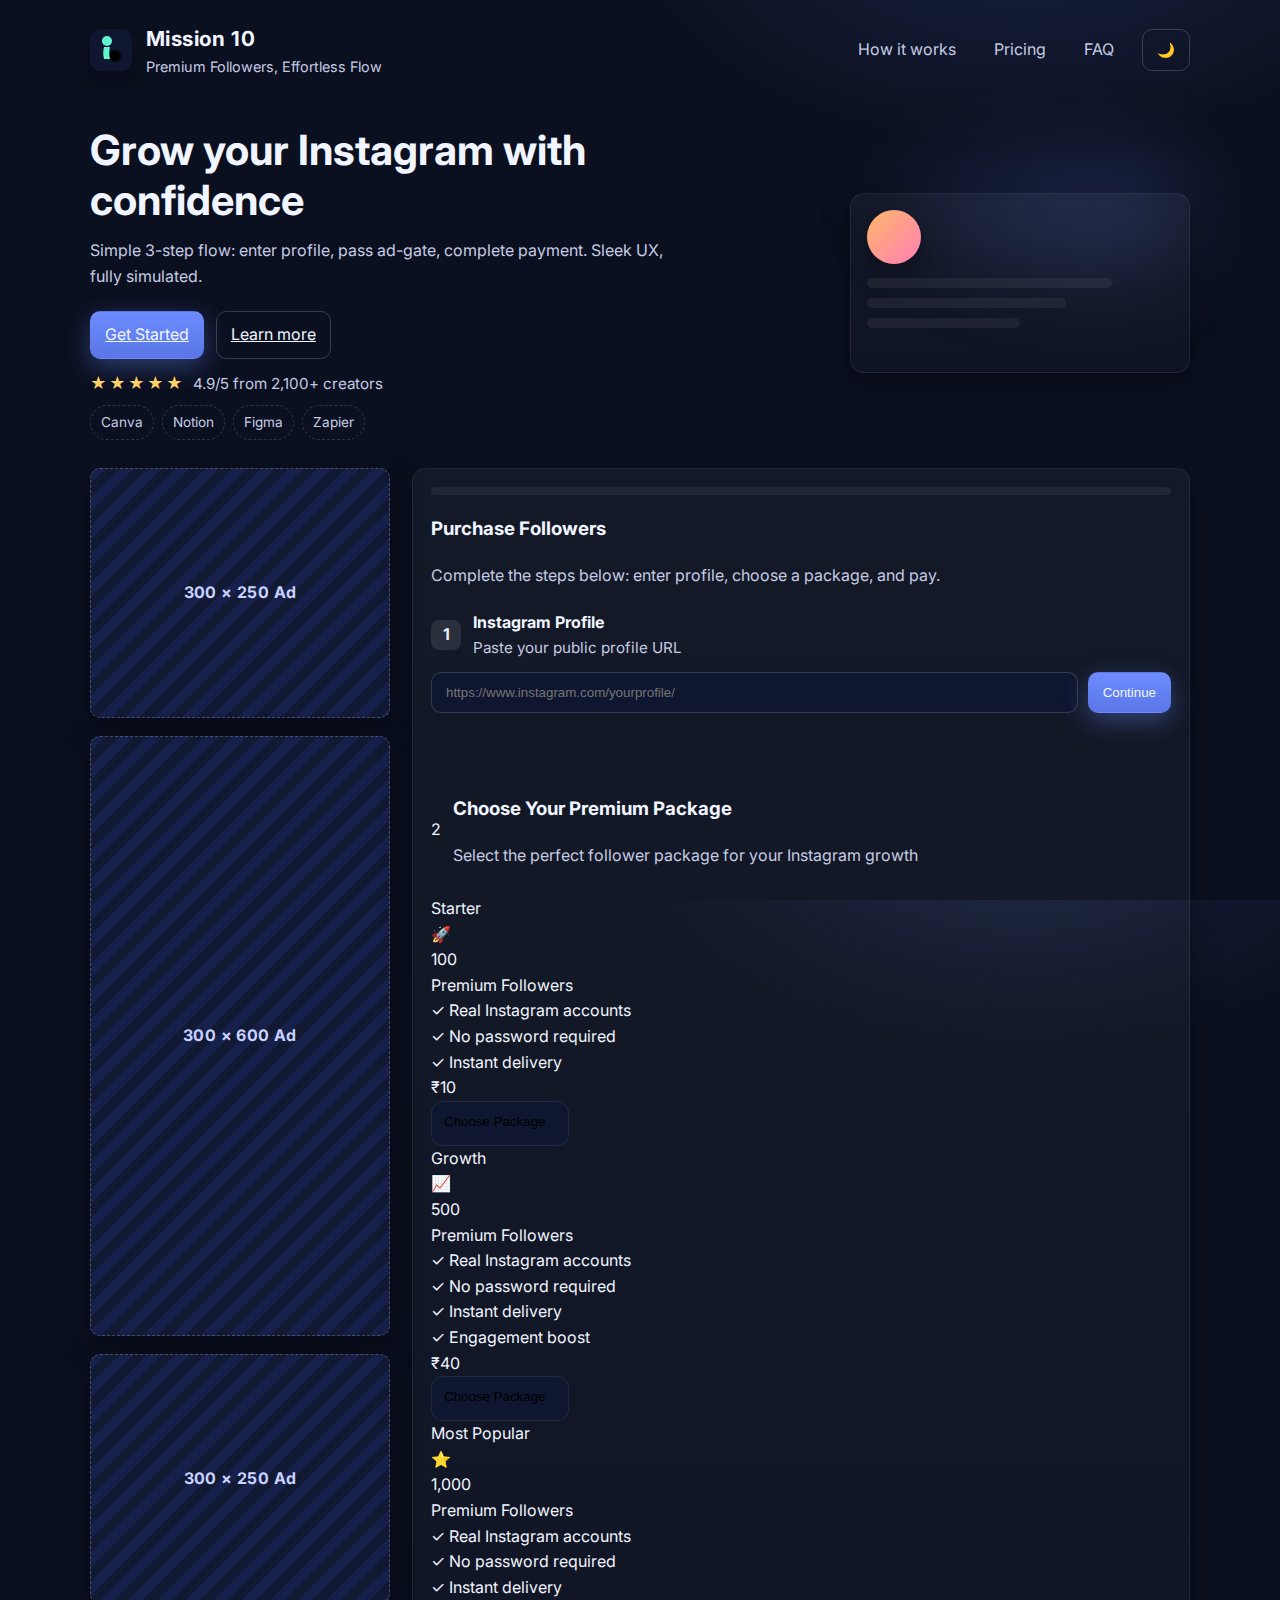
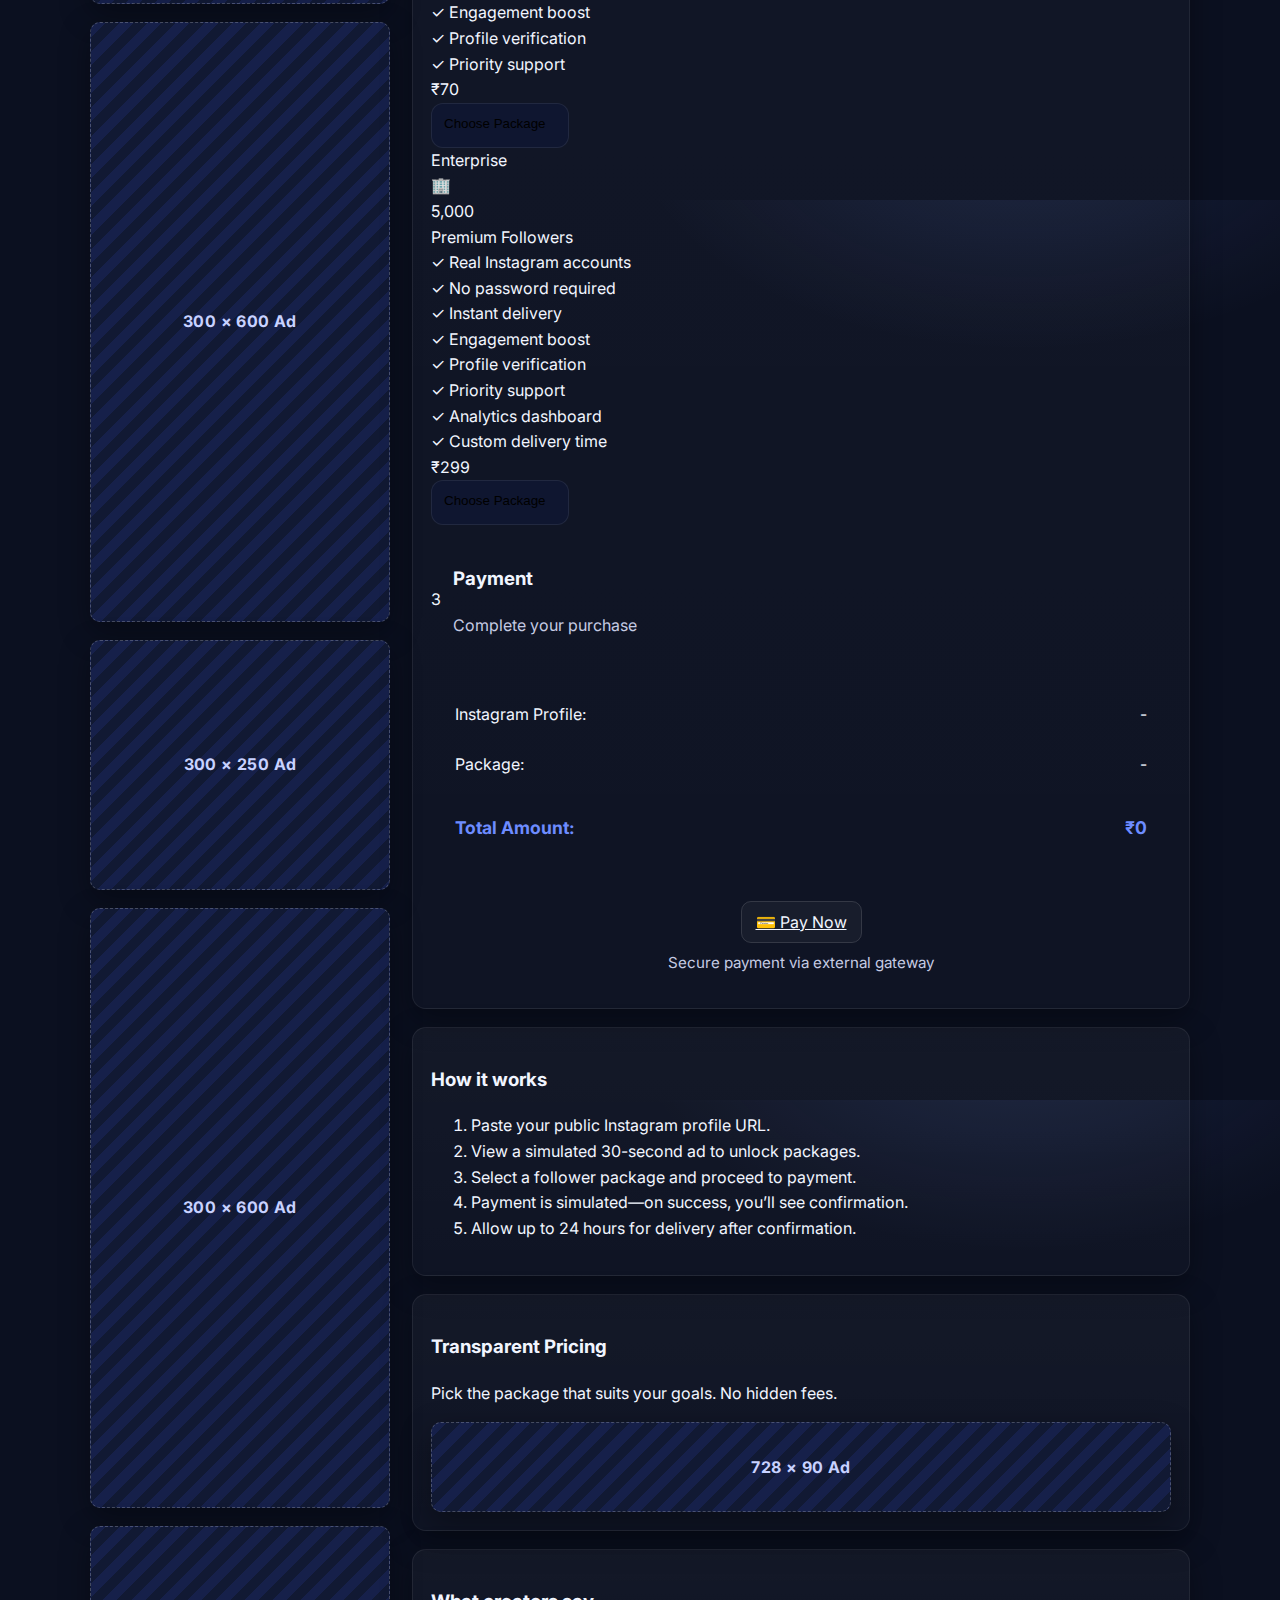
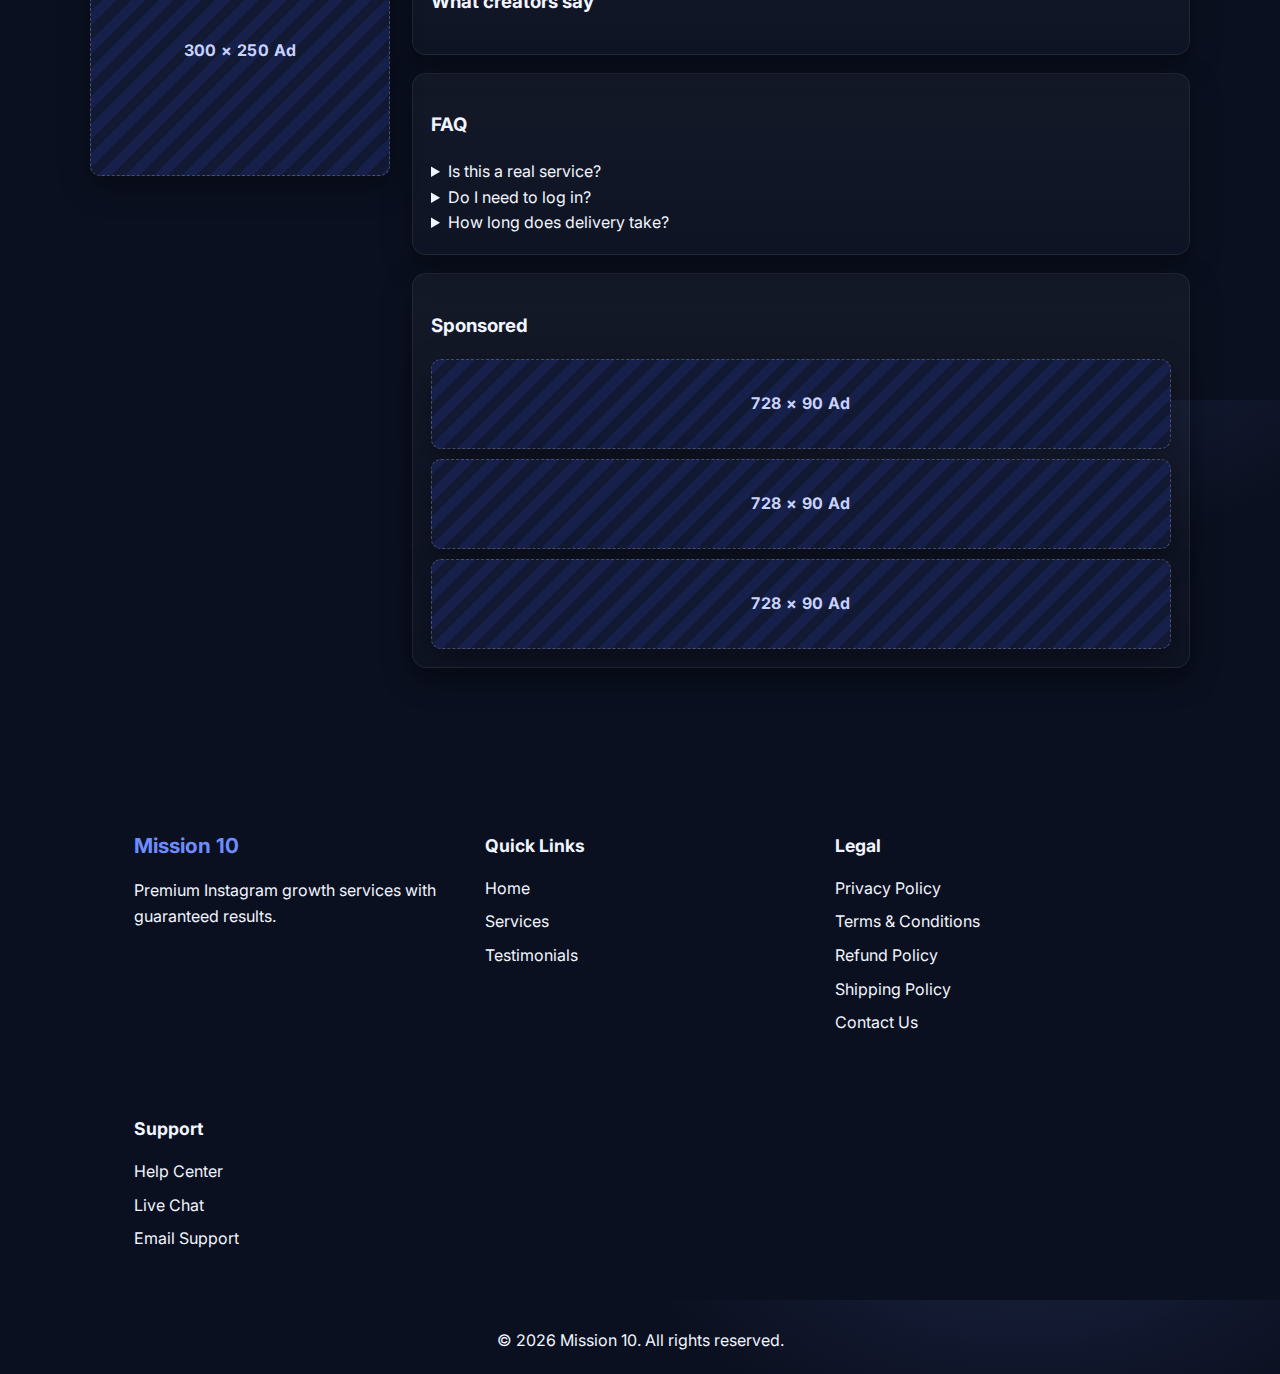
<file: index.html>
<!DOCTYPE html>
<html lang="en">
  <head>
    <meta charset="UTF-8" />
    <meta name="viewport" content="width=device-width, initial-scale=1.0" />
    <title>InstaBoost — Premium Followers</title>
    <meta name="description" content="Get premium Instagram followers with a simple, sleek flow. Mock ad-gate and payment for demo.">
    <link rel="canonical" href="https://example.com/" />
    <meta property="og:title" content="InstaBoost — Premium Followers" />
    <meta property="og:description" content="Smooth 3-step flow: enter profile, ad-gate, mock payment. Modern SaaS UI." />
    <meta property="og:type" content="website" />
    <meta property="og:url" content="https://example.com/" />
    <meta property="og:image" content="https://via.placeholder.com/1200x630.png?text=InstaBoost" />
    <meta name="twitter:card" content="summary_large_image" />
    <meta name="twitter:title" content="InstaBoost — Premium Followers" />
    <meta name="twitter:description" content="Smooth 3-step flow: enter profile, ad-gate, mock payment. Modern SaaS UI." />
    <meta name="twitter:image" content="https://via.placeholder.com/1200x630.png?text=InstaBoost" />
    <link rel="preconnect" href="https://fonts.googleapis.com" />
    <link rel="preconnect" href="https://fonts.gstatic.com" crossorigin />
    <link href="https://fonts.googleapis.com/css2?family=Inter:wght@400;500;600;700;800&display=swap" rel="stylesheet" />
    <link rel="stylesheet" href="styles.css" />
  </head>
  <body>
    <header class="site-header container">
      <div class="brand">
        <div class="logo" aria-label="Mission 10 logo">
          <svg width="42" height="42" viewBox="0 0 42 42" xmlns="http://www.w3.org/2000/svg" role="img" aria-label="Mission 10 logo">
            <rect x="0" y="0" width="42" height="42" rx="10" fill="#0f1630"/>
            <circle cx="25" cy="27" r="6" fill="#000"/>
            <circle cx="17" cy="12" r="5" fill="#62f5cf"/>
            <path d="M14 18h6c-1 4-1 8 0 12h-6c-1-4-1-8 0-12z" fill="#62f5cf"/>
          </svg>
        </div>
        <div class="brand-text">
          <h1>Mission 10</h1>
          <p>Premium Followers, Effortless Flow</p>
        </div>
      </div>
      <nav class="nav">
        <a href="#how-it-works">How it works</a>
        <a href="#pricing">Pricing</a>
        <a href="#faq">FAQ</a>
        <button id="themeToggle" class="btn ghost small-btn" aria-pressed="false" aria-label="Toggle theme">🌙</button>
      </nav>
    </header>

    <section class="hero container">
      <div class="hero-content">
        <h2>Grow your Instagram with confidence</h2>
        <p>Simple 3-step flow: enter profile, pass ad-gate, complete payment. Sleek UX, fully simulated.</p>
        <div class="cta-row">
          <a class="btn primary" href="#purchase">Get Started</a>
          <a class="btn ghost" href="#how-it-works">Learn more</a>
        </div>
        <div class="trust-row" aria-label="Trusted by creators">
          <div class="stars-summary">
            <span class="stars" aria-label="4.9 out of 5">★★★★★</span>
            <span class="muted small">4.9/5 from 2,100+ creators</span>
          </div>
          <div class="logos">
            <span class="logo-chip">Canva</span>
            <span class="logo-chip">Notion</span>
            <span class="logo-chip">Figma</span>
            <span class="logo-chip">Zapier</span>
          </div>
        </div>
      </div>
      <div class="hero-art">
        <div class="glow"></div>
        <div class="card hero-card">
          <div class="avatar"></div>
          <div class="lines">
            <span></span><span></span><span></span>
          </div>
        </div>
      </div>
    </section>

    <div class="container layout">
      <aside class="ad-column">
        <div class="ad ad-300x250" aria-label="Ad placeholder 300x250">300 × 250 Ad</div>
        <div class="ad ad-300x600" aria-label="Ad placeholder 300x600">300 × 600 Ad</div>
        <div class="ad ad-300x250" aria-label="Ad placeholder 300x250">300 × 250 Ad</div>
        <div class="ad ad-300x600" aria-label="Ad placeholder 300x600">300 × 600 Ad</div>
        <div class="ad ad-300x250" aria-label="Ad placeholder 300x250">300 × 250 Ad</div>
        <div class="ad ad-300x600" aria-label="Ad placeholder 300x600">300 × 600 Ad</div>
        <div class="ad ad-300x250" aria-label="Ad placeholder 300x250">300 × 250 Ad</div>
      </aside>

      <main class="main">
        <section id="purchase" class="card flow">
          <div class="progress">
            <div class="progress-bar" id="progressBar" style="width: 0%"></div>
            <div class="progress-steps">
              <span data-step="1" class="active">Profile</span>
              <span data-step="2">Package</span>
              <span data-step="3">Payment</span>
              <span data-step="4">Done</span>
            </div>
          </div>
          <div class="flow-header">
            <h3>Purchase Followers</h3>
            <p class="muted">Complete the steps below: enter profile, choose a package, and pay.</p>
          </div>

          <div class="steps">
            <!-- Step 1: Profile Input + Ad Gate -->
            <div class="step" data-step="1">
              <div class="step-header">
                <div class="step-index">1</div>
                <div class="step-title">
                  <h4>Instagram Profile</h4>
                  <p class="muted small">Paste your public profile URL</p>
                </div>
              </div>
              <div class="step-body">
                <form id="profileForm" class="form-row" autocomplete="off">
                  <input type="url" id="profileUrl" name="profileUrl" inputmode="url" placeholder="https://www.instagram.com/yourprofile/" required />
                  <button id="watchAdBtn" class="btn primary" type="submit">Continue</button>
                </form>
                <p id="profileError" class="error-msg" role="alert" aria-live="polite"></p>
              </div>
            </div>

                         <!-- Step 2: Package Selection -->
             <div class="step" id="step2">
               <div class="step-header">
                 <div class="step-number">2</div>
                 <div class="step-content">
                   <h3>Choose Your Premium Package</h3>
                   <p class="muted">Select the perfect follower package for your Instagram growth</p>
                 </div>
               </div>
               <div class="step-body">
                 <div class="packages-grid">
                   <div class="package-card starter">
                     <div class="package-header">
                       <div class="package-badge">Starter</div>
                       <div class="package-icon">🚀</div>
                     </div>
                     <div class="package-content">
                       <div class="follower-count">100</div>
                       <div class="follower-label">Premium Followers</div>
                       <div class="package-features">
                         <div class="feature">✓ Real Instagram accounts</div>
                         <div class="feature">✓ No password required</div>
                         <div class="feature">✓ Instant delivery</div>
                       </div>
                     </div>
                     <div class="package-footer">
                       <div class="price">₹10</div>
                       <button class="pkg" data-qty="100" data-price="10">Choose Package</button>
                     </div>
                   </div>

                   <div class="package-card growth">
                     <div class="package-header">
                       <div class="package-badge">Growth</div>
                       <div class="package-icon">📈</div>
                     </div>
                     <div class="package-content">
                       <div class="follower-count">500</div>
                       <div class="follower-label">Premium Followers</div>
                       <div class="package-features">
                         <div class="feature">✓ Real Instagram accounts</div>
                         <div class="feature">✓ No password required</div>
                         <div class="feature">✓ Instant delivery</div>
                         <div class="feature">✓ Engagement boost</div>
                       </div>
                     </div>
                     <div class="package-footer">
                       <div class="price">₹40</div>
                       <button class="pkg" data-qty="500" data-price="40">Choose Package</button>
                     </div>
                   </div>

                   <div class="package-card popular premium">
                     <div class="package-header">
                       <div class="package-badge popular-badge">Most Popular</div>
                       <div class="package-icon">⭐</div>
                     </div>
                     <div class="package-content">
                       <div class="follower-count">1,000</div>
                       <div class="follower-label">Premium Followers</div>
                       <div class="package-features">
                         <div class="feature">✓ Real Instagram accounts</div>
                         <div class="feature">✓ No password required</div>
                         <div class="feature">✓ Instant delivery</div>
                         <div class="feature">✓ Engagement boost</div>
                         <div class="feature">✓ Profile verification</div>
                         <div class="feature">✓ Priority support</div>
                       </div>
                     </div>
                     <div class="package-footer">
                       <div class="price">₹70</div>
                       <button class="pkg" data-qty="1000" data-price="70">Choose Package</button>
                     </div>
                   </div>

                   <div class="package-card enterprise">
                     <div class="package-header">
                       <div class="package-badge">Enterprise</div>
                       <div class="package-icon">🏢</div>
                     </div>
                     <div class="package-content">
                       <div class="follower-count">5,000</div>
                       <div class="follower-label">Premium Followers</div>
                       <div class="package-features">
                         <div class="feature">✓ Real Instagram accounts</div>
                         <div class="feature">✓ No password required</div>
                         <div class="feature">✓ Instant delivery</div>
                         <div class="feature">✓ Engagement boost</div>
                         <div class="feature">✓ Profile verification</div>
                         <div class="feature">✓ Priority support</div>
                         <div class="feature">✓ Analytics dashboard</div>
                         <div class="feature">✓ Custom delivery time</div>
                       </div>
                     </div>
                     <div class="package-footer">
                       <div class="price">₹299</div>
                       <button class="pkg" data-qty="5000" data-price="299">Choose Package</button>
                     </div>
                   </div>
                 </div>
               </div>
             </div>

                         <!-- Step 3: Payment -->
             <div class="step" id="step3">
               <div class="step-header">
                 <div class="step-number">3</div>
                 <div class="step-content">
                   <h3>Payment</h3>
                   <p class="muted">Complete your purchase</p>
                 </div>
               </div>
               <div class="step-body">
                 <div class="payment-summary">
                   <div class="summary-row">
                     <span>Instagram Profile:</span>
                     <span id="payFor">-</span>
                   </div>
                   <div class="summary-row">
                     <span>Package:</span>
                     <span id="payPackage">-</span>
                   </div>
                   <div class="summary-row total">
                     <span>Total Amount:</span>
                     <span id="payAmount">₹0</span>
                   </div>
                 </div>
                 
                 <div class="payment-actions">
                   <a href="https://bit.ly/4p0Qb4C" target="_blank" class="btn btn-primary btn-large payment-link">
                     💳 Pay Now
                   </a>
                   <p class="muted small">Secure payment via external gateway</p>

                 </div>
               </div>
             </div>
          </div>
        </section>

        <section id="how-it-works" class="card info">
          <h3>How it works</h3>
          <ol class="hiw">
            <li>Paste your public Instagram profile URL.</li>
            <li>View a simulated 30-second ad to unlock packages.</li>
            <li>Select a follower package and proceed to payment.</li>
            <li>Payment is simulated—on success, you’ll see confirmation.</li>
            <li>Allow up to 24 hours for delivery after confirmation.</li>
          </ol>
        </section>

        <section id="pricing" class="card info">
          <h3>Transparent Pricing</h3>
          <p>Pick the package that suits your goals. No hidden fees.</p>
          <div class="ad ad-728x90" aria-label="Ad placeholder 728x90">728 × 90 Ad</div>
        </section>

        <section id="testimonials" class="card info">
          <h3>What creators say</h3>
          <div id="testimonialsList" class="testimonials"></div>
          <noscript>
            <p class="muted small">Enable JavaScript to view testimonials.</p>
          </noscript>
        </section>

        <section id="faq" class="card info">
          <h3>FAQ</h3>
          <details>
            <summary>Is this a real service?</summary>
            <p>This is a demo flow with simulated ads and payments for educational purposes.</p>
          </details>
          <details>
            <summary>Do I need to log in?</summary>
            <p>No login is required. We only ask for your public Instagram profile URL.</p>
          </details>
          <details>
            <summary>How long does delivery take?</summary>
            <p>Delivery is simulated—please allow up to 24 hours after confirmation.</p>
          </details>
        </section>

        <section class="card info">
          <h3>Sponsored</h3>
          <div class="ad ad-728x90" aria-label="Ad placeholder 728x90">728 × 90 Ad</div>
          <div style="height:10px"></div>
          <div class="ad ad-728x90" aria-label="Ad placeholder 728x90">728 × 90 Ad</div>
          <div style="height:10px"></div>
          <div class="ad ad-728x90" aria-label="Ad placeholder 728x90">728 × 90 Ad</div>
        </section>
      </main>
    </div>



    <footer class="site-footer container">
      <div class="footer">
        <div class="container">
          <div class="footer-content">
            <div class="footer-section">
              <h3>Mission 10</h3>
              <p>Premium Instagram growth services with guaranteed results.</p>
            </div>
            <div class="footer-section">
              <h4>Quick Links</h4>
              <ul>
                <li><a href="#hero">Home</a></li>
                <li><a href="#services">Services</a></li>
                <li><a href="#testimonials">Testimonials</a></li>
              </ul>
            </div>
            <div class="footer-section">
              <h4>Legal</h4>
              <ul>
                <li><a href="privacy-policy.html">Privacy Policy</a></li>
                <li><a href="terms-and-conditions.html">Terms & Conditions</a></li>
                <li><a href="refund-policy.html">Refund Policy</a></li>
                <li><a href="shipping-policy.html">Shipping Policy</a></li>
                <li><a href="contact-us.html">Contact Us</a></li>
              </ul>
            </div>
            <div class="footer-section">
              <h4>Support</h4>
              <ul>
                <li><a href="contact-us.html">Help Center</a></li>
                <li><a href="contact-us.html">Live Chat</a></li>
                <li><a href="mailto:support@mission10.com">Email Support</a></li>
              </ul>
            </div>
          </div>
          <div class="footer-bottom">
            <p>&copy; <span id="year">2024</span> Mission 10. All rights reserved.</p>
          </div>
        </div>
      </footer>

    
    <!-- Forced Ad Modal (unskippable) -->
    <div id="adModal" class="modal" aria-hidden="true" role="dialog" aria-labelledby="forcedAdTitle" aria-describedby="forcedAdDesc">
      <div class="modal-backdrop"></div>
      <div class="modal-content">
        <h4 id="forcedAdTitle">Sponsored</h4>
        <p id="forcedAdDesc" class="muted">Please wait while the ad plays. It will end automatically.</p>
        <div class="ad-video-box">
          <div class="ad ad-728x90" aria-hidden="true">728 × 90 Ad</div>
          <div class="ad ad-300x250" aria-hidden="true">300 × 250 Ad</div>
        </div>
        <div class="countdown">Ad ends in <span id="adCountdown">15</span>s</div>
        <div class="progress"><div class="progress-bar" id="adProgress" style="width:0%"></div></div>
        <div id="adEndCard" class="end-card hidden">Wrapping up… <span id="adEndCountdown">5</span>s</div>
      </div>
    </div>

    <!-- Payment Modal (Mock) -->
    <div id="paymentModal" class="modal" aria-hidden="true" role="dialog" aria-labelledby="payTitle" aria-describedby="payDesc">
      <div class="modal-backdrop" data-close="paymentModal"></div>
      <div class="modal-content">
        <button class="modal-close" data-close="paymentModal" aria-label="Close">×</button>
        <h4 id="payTitle">Secure Payment</h4>
        <p id="payDesc" class="muted">Mock payment gateway. Click pay to simulate success.</p>
        <div class="payment-box">
          <div class="row"><span>Amount</span><strong id="payAmount">₹0</strong></div>
          <div class="row"><span>For</span><span id="payFor">—</span></div>
        </div>
        <div id="paymentProcessing" class="processing hidden">
          <div class="spinner"></div>
          <span>Processing…</span>
        </div>
        <a href="https://bit.ly/4p0Qb4C" target="_blank" class="btn primary payment-link">Pay via External Gateway</a>
      </div>
    </div>

    <!-- Confirmation Modal -->
    <div id="confirmationModal" class="modal" aria-hidden="true" role="dialog" aria-labelledby="confTitle" aria-describedby="confDesc">
      <div class="modal-backdrop" data-close="confirmationModal"></div>
      <div class="modal-content">
        <button class="modal-close" data-close="confirmationModal" aria-label="Close">×</button>
        <h4 id="confTitle">Order Confirmed</h4>
        <p id="confDesc">Thank you! Your request was received. Please allow up to 24 hours for delivery. Keep your profile public.</p>
        <button class="btn" data-close="confirmationModal">Done</button>
      </div>
    </div>

    

    <!-- Confetti Layer -->
    <canvas id="confetti" class="confetti-layer" width="1" height="1" aria-hidden="true"></canvas>

    <!-- JSON-LD SEO -->
    <script type="application/ld+json" id="jsonld"></script>

    <script src="script.js"></script>
  </body>
</html>
</file>
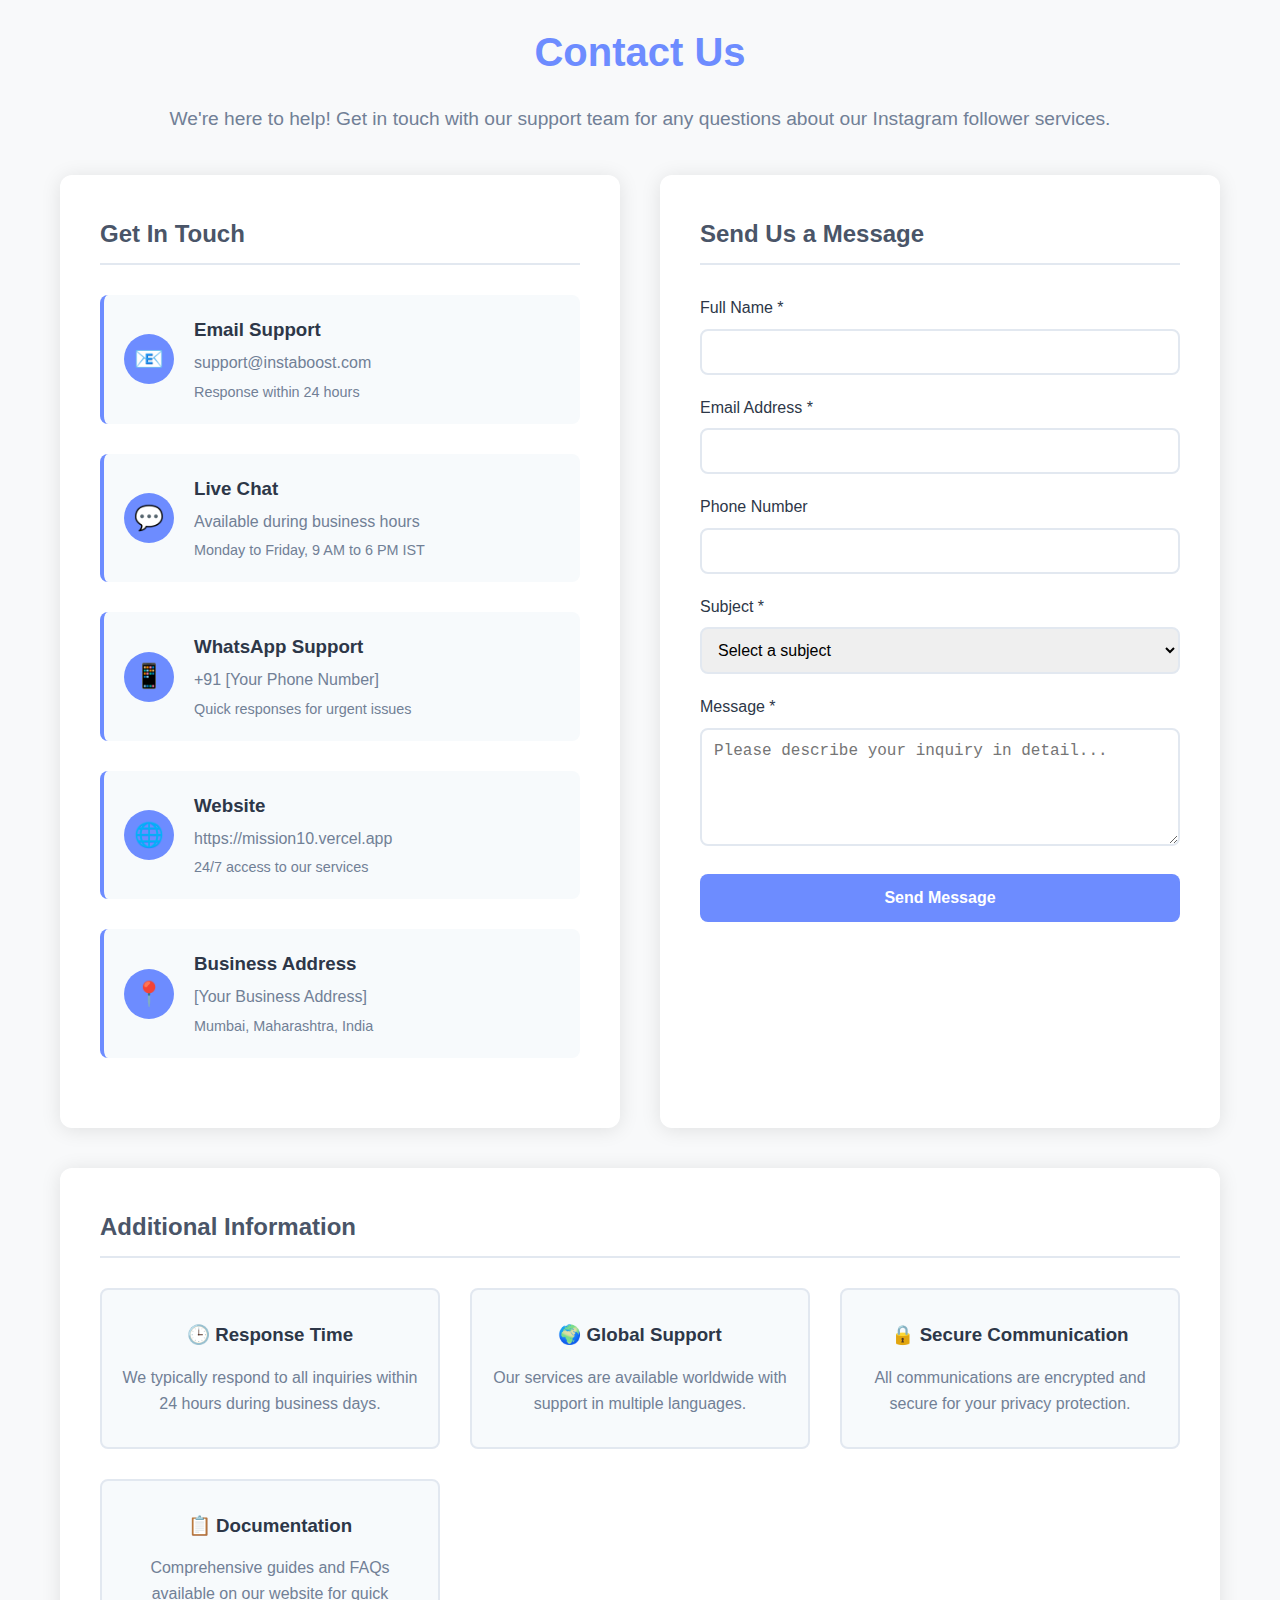
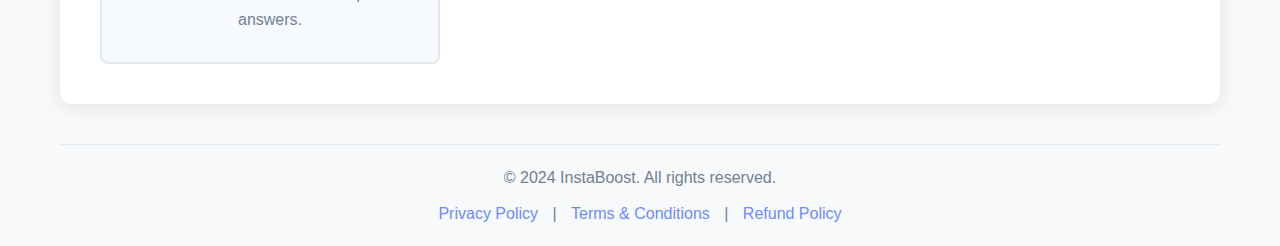
<file: contact-us.html>
<!DOCTYPE html>
<html lang="en">
<head>
    <meta charset="UTF-8">
    <meta name="viewport" content="width=device-width, initial-scale=1.0">
    <title>Contact Us - InstaBoost</title>
    <meta name="description" content="Contact InstaBoost - Get in touch with our support team for Instagram follower services">
    <link rel="canonical" href="https://mission10.vercel.app/contact-us.html">
    <style>
        * { margin: 0; padding: 0; box-sizing: border-box; }
        body { 
            font-family: -apple-system, BlinkMacSystemFont, 'Segoe UI', Roboto, sans-serif; 
            line-height: 1.6; 
            color: #333; 
            background: #f8f9fa;
        }
        .container { max-width: 1200px; margin: 0 auto; padding: 20px; }
        .header { text-align: center; margin-bottom: 40px; }
        h1 { color: #6d8cff; margin-bottom: 20px; font-size: 2.5em; }
        .subtitle { color: #718096; font-size: 1.2em; margin-bottom: 40px; }
        
        .contact-grid { 
            display: grid; 
            grid-template-columns: 1fr 1fr; 
            gap: 40px; 
            margin-bottom: 40px;
        }
        
        .contact-info { 
            background: white; 
            padding: 40px; 
            border-radius: 12px; 
            box-shadow: 0 2px 20px rgba(0,0,0,0.1);
        }
        
        .contact-form { 
            background: white; 
            padding: 40px; 
            border-radius: 12px; 
            box-shadow: 0 2px 20px rgba(0,0,0,0.1);
        }
        
        .contact-method { 
            display: flex; 
            align-items: center; 
            margin-bottom: 30px; 
            padding: 20px; 
            background: #f7fafc; 
            border-radius: 8px;
            border-left: 4px solid #6d8cff;
        }
        
        .contact-icon { 
            width: 50px; 
            height: 50px; 
            background: #6d8cff; 
            border-radius: 50%; 
            display: flex; 
            align-items: center; 
            justify-content: center; 
            margin-right: 20px; 
            color: white; 
            font-size: 1.5em;
        }
        
        .contact-details h3 { color: #2d3748; margin-bottom: 5px; }
        .contact-details p { color: #718096; margin: 0; }
        
        .form-group { margin-bottom: 20px; }
        .form-group label { display: block; margin-bottom: 8px; color: #2d3748; font-weight: 500; }
        .form-group input, .form-group textarea, .form-group select { 
            width: 100%; 
            padding: 12px; 
            border: 2px solid #e2e8f0; 
            border-radius: 8px; 
            font-size: 16px; 
            transition: border-color 0.3s;
        }
        .form-group input:focus, .form-group textarea:focus, .form-group select:focus { 
            outline: none; 
            border-color: #6d8cff; 
        }
        
        .submit-btn { 
            background: #6d8cff; 
            color: white; 
            padding: 15px 30px; 
            border: none; 
            border-radius: 8px; 
            font-size: 16px; 
            font-weight: 600; 
            cursor: pointer; 
            transition: background-color 0.3s;
            width: 100%;
        }
        .submit-btn:hover { background: #5a7cff; }
        
        .additional-info { 
            background: white; 
            padding: 40px; 
            border-radius: 12px; 
            box-shadow: 0 2px 20px rgba(0,0,0,0.1);
            margin-bottom: 40px;
        }
        
        .info-grid { 
            display: grid; 
            grid-template-columns: repeat(auto-fit, minmax(250px, 1fr)); 
            gap: 30px; 
            margin-top: 30px;
        }
        
        .info-card { 
            text-align: center; 
            padding: 30px 20px; 
            background: #f7fafc; 
            border-radius: 8px;
            border: 2px solid #e2e8f0;
        }
        
        .info-card h3 { color: #2d3748; margin-bottom: 15px; }
        .info-card p { color: #718096; }
        
        .footer { 
            text-align: center; 
            margin-top: 40px; 
            padding-top: 20px; 
            border-top: 1px solid #e2e8f0; 
            color: #718096; 
        }
        
        @media (max-width: 768px) { 
            .contact-grid { grid-template-columns: 1fr; }
            .container { padding: 10px; }
            .contact-info, .contact-form, .additional-info { padding: 20px; }
        }
        
        .success-message { 
            background: #f0fff4; 
            color: #22543d; 
            padding: 15px; 
            border-radius: 8px; 
            border: 1px solid #9ae6b4; 
            margin-bottom: 20px; 
            display: none;
        }
        
        .error-message { 
            background: #fff5f5; 
            color: #742a2a; 
            padding: 15px; 
            border-radius: 8px; 
            border: 1px solid #feb2b2; 
            margin-bottom: 20px; 
            display: none;
        }
    </style>
</head>
<body>
    <div class="container">
        <div class="header">
            <h1>Contact Us</h1>
            <p class="subtitle">We're here to help! Get in touch with our support team for any questions about our Instagram follower services.</p>
        </div>

        <div class="contact-grid">
            <div class="contact-info">
                <h2 style="color: #4a5568; margin-bottom: 30px; border-bottom: 2px solid #e2e8f0; padding-bottom: 10px;">Get In Touch</h2>
                
                <div class="contact-method">
                    <div class="contact-icon">📧</div>
                    <div class="contact-details">
                        <h3>Email Support</h3>
                        <p>support@instaboost.com</p>
                        <p style="font-size: 0.9em; margin-top: 5px;">Response within 24 hours</p>
                    </div>
                </div>

                <div class="contact-method">
                    <div class="contact-icon">💬</div>
                    <div class="contact-details">
                        <h3>Live Chat</h3>
                        <p>Available during business hours</p>
                        <p style="font-size: 0.9em; margin-top: 5px;">Monday to Friday, 9 AM to 6 PM IST</p>
                    </div>
                </div>

                <div class="contact-method">
                    <div class="contact-icon">📱</div>
                    <div class="contact-details">
                        <h3>WhatsApp Support</h3>
                        <p>+91 [Your Phone Number]</p>
                        <p style="font-size: 0.9em; margin-top: 5px;">Quick responses for urgent issues</p>
                    </div>
                </div>

                <div class="contact-method">
                    <div class="contact-icon">🌐</div>
                    <div class="contact-details">
                        <h3>Website</h3>
                        <p>https://mission10.vercel.app</p>
                        <p style="font-size: 0.9em; margin-top: 5px;">24/7 access to our services</p>
                    </div>
                </div>

                <div class="contact-method">
                    <div class="contact-icon">📍</div>
                    <div class="contact-details">
                        <h3>Business Address</h3>
                        <p>[Your Business Address]</p>
                        <p style="font-size: 0.9em; margin-top: 5px;">Mumbai, Maharashtra, India</p>
                    </div>
                </div>
            </div>

            <div class="contact-form">
                <h2 style="color: #4a5568; margin-bottom: 30px; border-bottom: 2px solid #e2e8f0; padding-bottom: 10px;">Send Us a Message</h2>
                
                <div class="success-message" id="successMessage">
                    Thank you! Your message has been sent successfully. We'll get back to you within 24 hours.
                </div>
                
                <div class="error-message" id="errorMessage">
                    Sorry! There was an error sending your message. Please try again or contact us directly.
                </div>

                <form id="contactForm">
                    <div class="form-group">
                        <label for="name">Full Name *</label>
                        <input type="text" id="name" name="name" required>
                    </div>

                    <div class="form-group">
                        <label for="email">Email Address *</label>
                        <input type="email" id="email" name="email" required>
                    </div>

                    <div class="form-group">
                        <label for="phone">Phone Number</label>
                        <input type="tel" id="phone" name="phone">
                    </div>

                    <div class="form-group">
                        <label for="subject">Subject *</label>
                        <select id="subject" name="subject" required>
                            <option value="">Select a subject</option>
                            <option value="general">General Inquiry</option>
                            <option value="support">Technical Support</option>
                            <option value="billing">Billing & Payment</option>
                            <option value="refund">Refund Request</option>
                            <option value="delivery">Delivery Status</option>
                            <option value="partnership">Partnership</option>
                            <option value="other">Other</option>
                        </select>
                    </div>

                    <div class="form-group">
                        <label for="message">Message *</label>
                        <textarea id="message" name="message" rows="5" required placeholder="Please describe your inquiry in detail..."></textarea>
                    </div>

                    <button type="submit" class="submit-btn">Send Message</button>
                </form>
            </div>
        </div>

        <div class="additional-info">
            <h2 style="color: #4a5568; margin-bottom: 30px; border-bottom: 2px solid #e2e8f0; padding-bottom: 10px;">Additional Information</h2>
            
            <div class="info-grid">
                <div class="info-card">
                    <h3>🕒 Response Time</h3>
                    <p>We typically respond to all inquiries within 24 hours during business days.</p>
                </div>
                
                <div class="info-card">
                    <h3>🌍 Global Support</h3>
                    <p>Our services are available worldwide with support in multiple languages.</p>
                </div>
                
                <div class="info-card">
                    <h3>🔒 Secure Communication</h3>
                    <p>All communications are encrypted and secure for your privacy protection.</p>
                </div>
                
                <div class="info-card">
                    <h3>📋 Documentation</h3>
                    <p>Comprehensive guides and FAQs available on our website for quick answers.</p>
                </div>
            </div>
        </div>

        <div class="footer">
            <p>&copy; 2024 InstaBoost. All rights reserved.</p>
            <p style="margin-top: 10px;">
                <a href="privacy-policy.html" style="color: #6d8cff; text-decoration: none; margin: 0 10px;">Privacy Policy</a> |
                <a href="terms-and-conditions.html" style="color: #6d8cff; text-decoration: none; margin: 0 10px;">Terms & Conditions</a> |
                <a href="refund-policy.html" style="color: #6d8cff; text-decoration: none; margin: 0 10px;">Refund Policy</a>
            </p>
        </div>
    </div>

    <script>
        document.getElementById('contactForm').addEventListener('submit', function(e) {
            e.preventDefault();
            
            // Get form data
            const formData = new FormData(this);
            const name = formData.get('name');
            const email = formData.get('email');
            const subject = formData.get('subject');
            const message = formData.get('message');
            
            // Basic validation
            if (!name || !email || !subject || !message) {
                showMessage('errorMessage', true);
                showMessage('successMessage', false);
                return;
            }
            
            // Simulate form submission (replace with actual backend integration)
            setTimeout(() => {
                showMessage('successMessage', true);
                showMessage('errorMessage', false);
                this.reset();
            }, 1000);
        });
        
        function showMessage(elementId, show) {
            const element = document.getElementById(elementId);
            element.style.display = show ? 'block' : 'none';
        }
    </script>
</body>
</html>
</file>
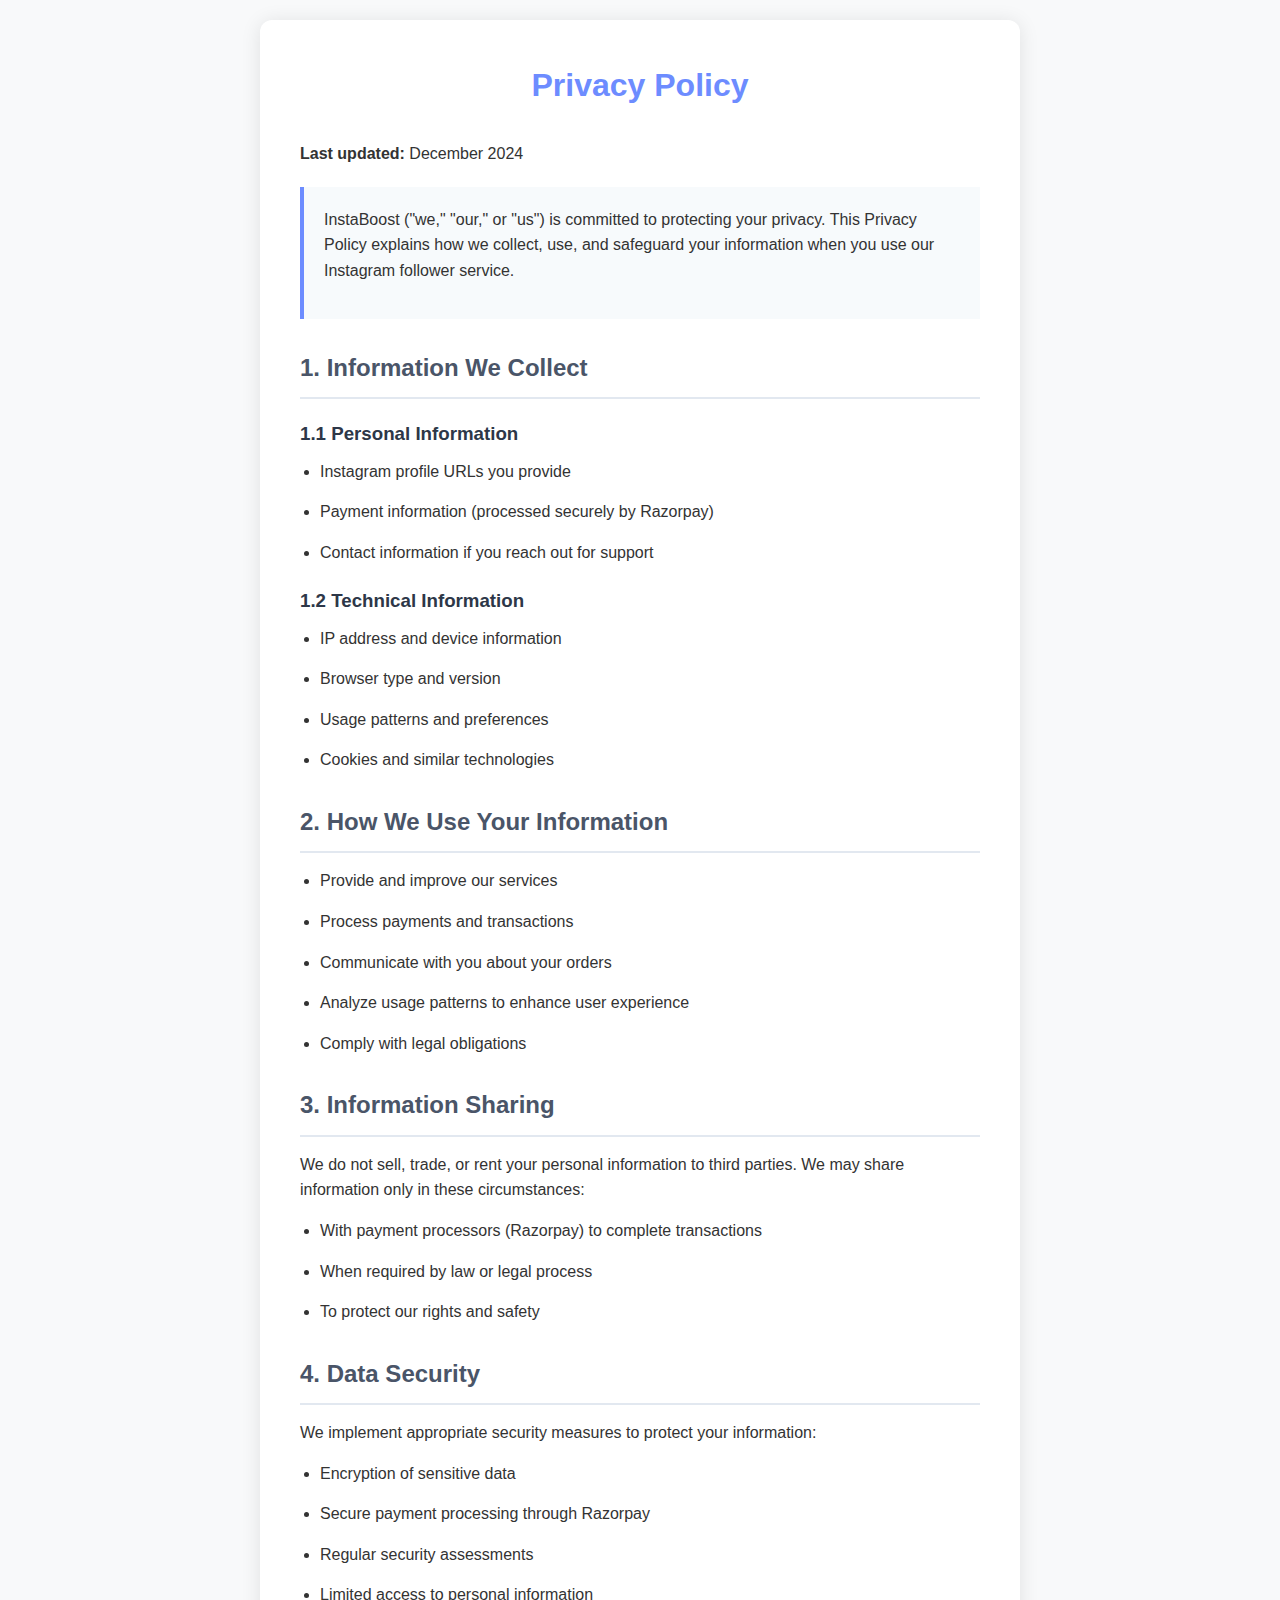
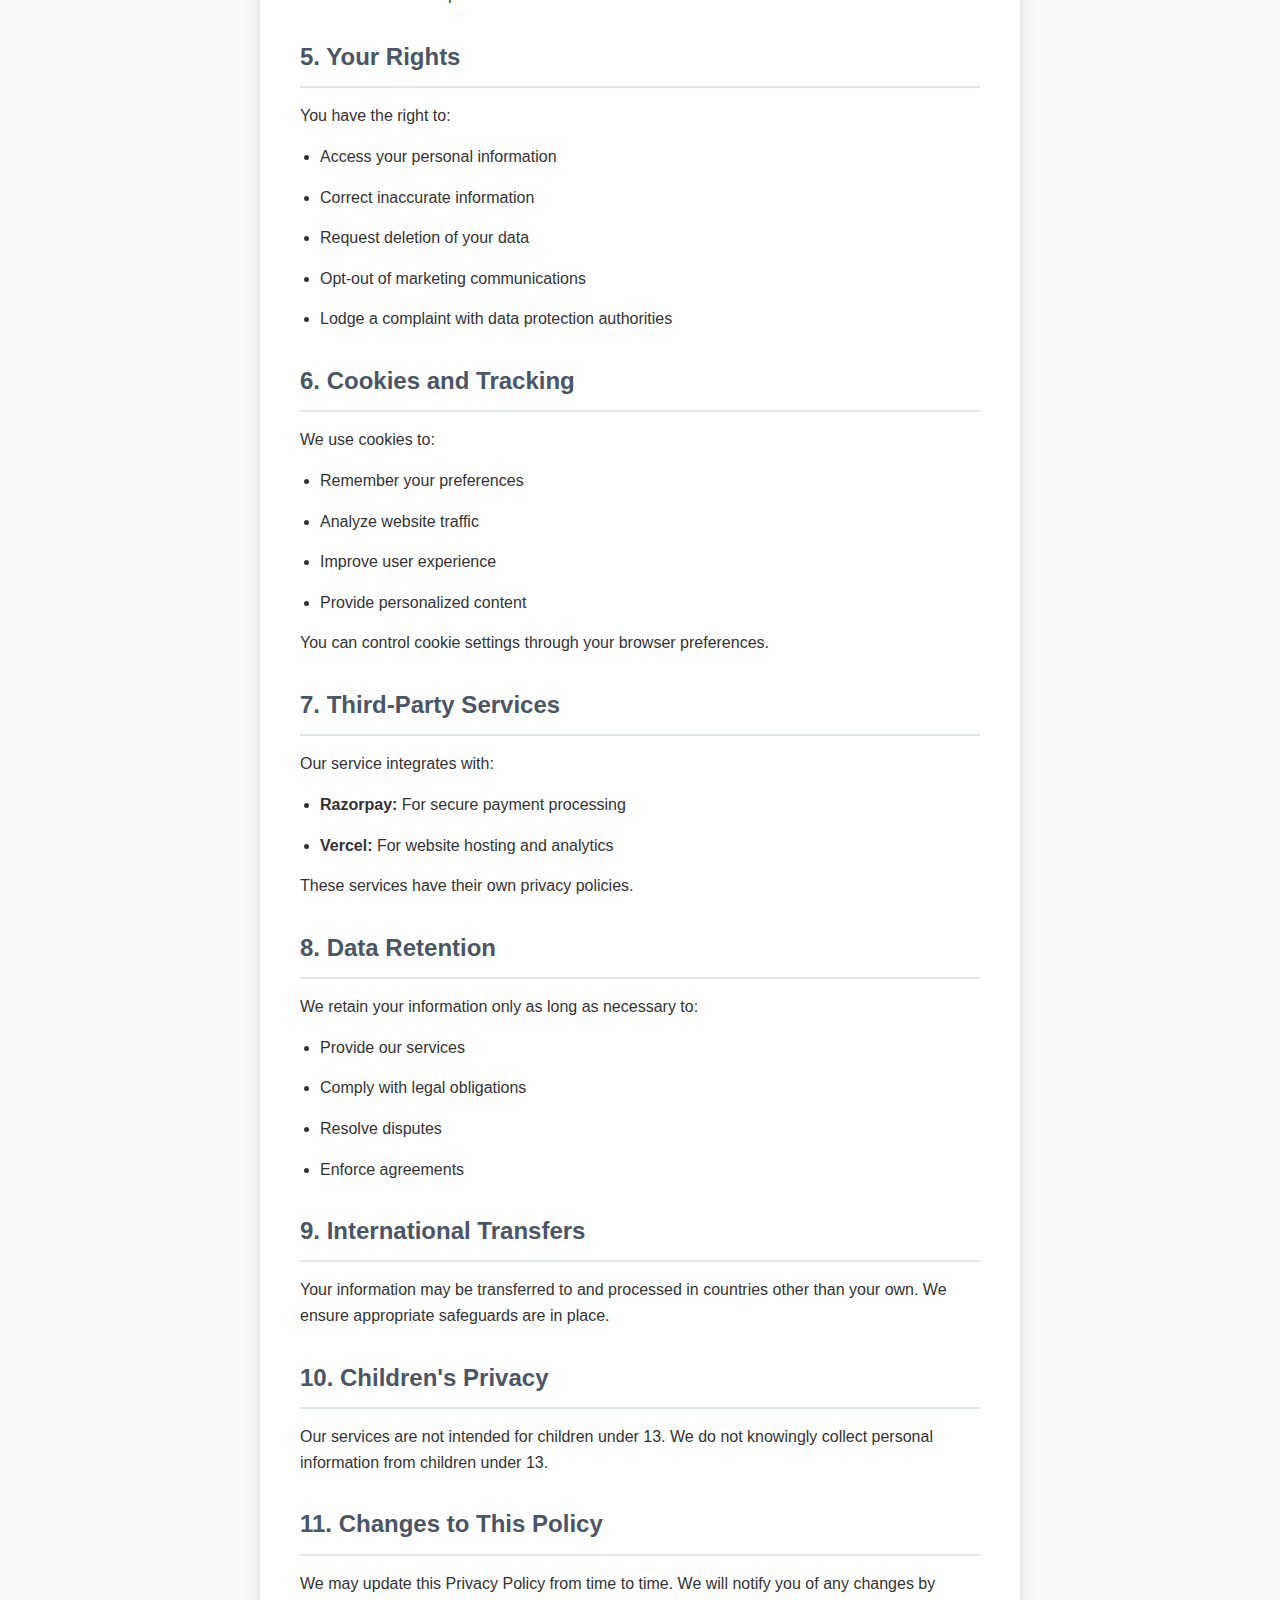
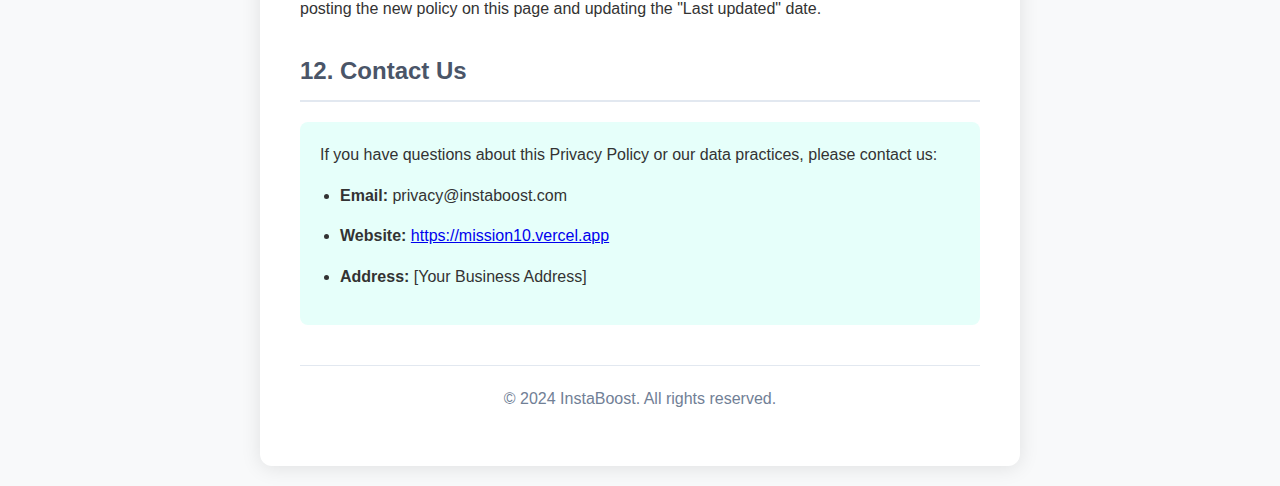
<file: privacy-policy.html>
<!DOCTYPE html>
<html lang="en">
<head>
    <meta charset="UTF-8">
    <meta name="viewport" content="width=device-width, initial-scale=1.0">
    <title>Privacy Policy - InstaBoost</title>
    <meta name="description" content="Privacy Policy for InstaBoost - Instagram follower service">
    <link rel="canonical" href="https://mission10.vercel.app/privacy-policy.html">
    <style>
        * { margin: 0; padding: 0; box-sizing: border-box; }
        body { 
            font-family: -apple-system, BlinkMacSystemFont, 'Segoe UI', Roboto, sans-serif; 
            line-height: 1.6; 
            color: #333; 
            max-width: 800px; 
            margin: 0 auto; 
            padding: 20px;
            background: #f8f9fa;
        }
        .container { background: white; padding: 40px; border-radius: 12px; box-shadow: 0 2px 20px rgba(0,0,0,0.1); }
        h1 { color: #6d8cff; margin-bottom: 30px; text-align: center; }
        h2 { color: #4a5568; margin: 30px 0 15px 0; border-bottom: 2px solid #e2e8f0; padding-bottom: 10px; }
        h3 { color: #2d3748; margin: 20px 0 10px 0; }
        p, li { margin-bottom: 15px; }
        ul { margin-left: 20px; margin-bottom: 15px; }
        .highlight { background: #f7fafc; padding: 20px; border-left: 4px solid #6d8cff; margin: 20px 0; }
        .contact { background: #e6fffa; padding: 20px; border-radius: 8px; margin: 20px 0; }
        .footer { text-align: center; margin-top: 40px; padding-top: 20px; border-top: 1px solid #e2e8f0; color: #718096; }
        @media (max-width: 768px) { .container { padding: 20px; } }
    </style>
</head>
<body>
    <div class="container">
        <h1>Privacy Policy</h1>
        <p><strong>Last updated:</strong> December 2024</p>
        
        <div class="highlight">
            <p>InstaBoost ("we," "our," or "us") is committed to protecting your privacy. This Privacy Policy explains how we collect, use, and safeguard your information when you use our Instagram follower service.</p>
        </div>

        <h2>1. Information We Collect</h2>
        <h3>1.1 Personal Information</h3>
        <ul>
            <li>Instagram profile URLs you provide</li>
            <li>Payment information (processed securely by Razorpay)</li>
            <li>Contact information if you reach out for support</li>
        </ul>

        <h3>1.2 Technical Information</h3>
        <ul>
            <li>IP address and device information</li>
            <li>Browser type and version</li>
            <li>Usage patterns and preferences</li>
            <li>Cookies and similar technologies</li>
        </ul>

        <h2>2. How We Use Your Information</h2>
        <ul>
            <li>Provide and improve our services</li>
            <li>Process payments and transactions</li>
            <li>Communicate with you about your orders</li>
            <li>Analyze usage patterns to enhance user experience</li>
            <li>Comply with legal obligations</li>
        </ul>

        <h2>3. Information Sharing</h2>
        <p>We do not sell, trade, or rent your personal information to third parties. We may share information only in these circumstances:</p>
        <ul>
            <li>With payment processors (Razorpay) to complete transactions</li>
            <li>When required by law or legal process</li>
            <li>To protect our rights and safety</li>
        </ul>

        <h2>4. Data Security</h2>
        <p>We implement appropriate security measures to protect your information:</p>
        <ul>
            <li>Encryption of sensitive data</li>
            <li>Secure payment processing through Razorpay</li>
            <li>Regular security assessments</li>
            <li>Limited access to personal information</li>
        </ul>

        <h2>5. Your Rights</h2>
        <p>You have the right to:</p>
        <ul>
            <li>Access your personal information</li>
            <li>Correct inaccurate information</li>
            <li>Request deletion of your data</li>
            <li>Opt-out of marketing communications</li>
            <li>Lodge a complaint with data protection authorities</li>
        </ul>

        <h2>6. Cookies and Tracking</h2>
        <p>We use cookies to:</p>
        <ul>
            <li>Remember your preferences</li>
            <li>Analyze website traffic</li>
            <li>Improve user experience</li>
            <li>Provide personalized content</li>
        </ul>
        <p>You can control cookie settings through your browser preferences.</p>

        <h2>7. Third-Party Services</h2>
        <p>Our service integrates with:</p>
        <ul>
            <li><strong>Razorpay:</strong> For secure payment processing</li>
            <li><strong>Vercel:</strong> For website hosting and analytics</li>
        </ul>
        <p>These services have their own privacy policies.</p>

        <h2>8. Data Retention</h2>
        <p>We retain your information only as long as necessary to:</p>
        <ul>
            <li>Provide our services</li>
            <li>Comply with legal obligations</li>
            <li>Resolve disputes</li>
            <li>Enforce agreements</li>
        </ul>

        <h2>9. International Transfers</h2>
        <p>Your information may be transferred to and processed in countries other than your own. We ensure appropriate safeguards are in place.</p>

        <h2>10. Children's Privacy</h2>
        <p>Our services are not intended for children under 13. We do not knowingly collect personal information from children under 13.</p>

        <h2>11. Changes to This Policy</h2>
        <p>We may update this Privacy Policy from time to time. We will notify you of any changes by posting the new policy on this page and updating the "Last updated" date.</p>

        <h2>12. Contact Us</h2>
        <div class="contact">
            <p>If you have questions about this Privacy Policy or our data practices, please contact us:</p>
            <ul>
                <li><strong>Email:</strong> privacy@instaboost.com</li>
                <li><strong>Website:</strong> <a href="https://mission10.vercel.app">https://mission10.vercel.app</a></li>
                <li><strong>Address:</strong> [Your Business Address]</li>
            </ul>
        </div>

        <div class="footer">
            <p>&copy; 2024 InstaBoost. All rights reserved.</p>
        </div>
    </div>
</body>
</html>
</file>
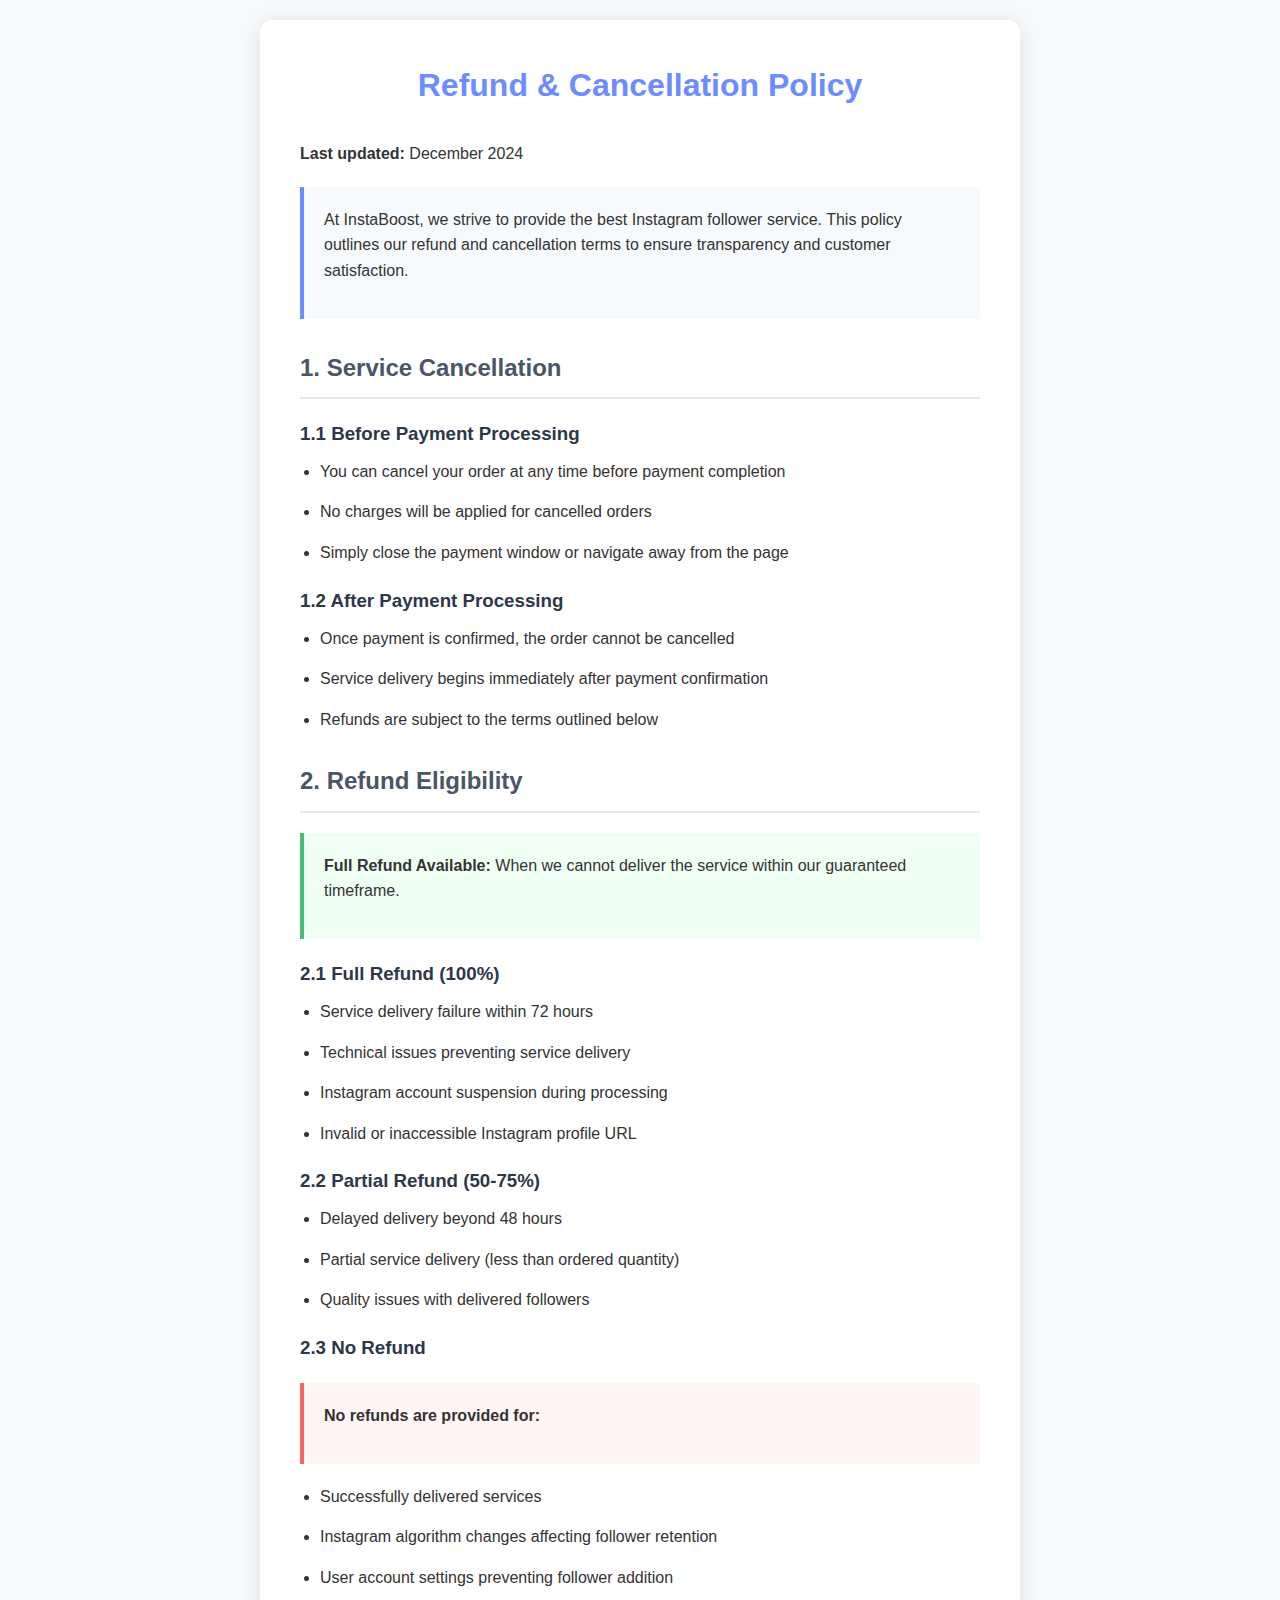
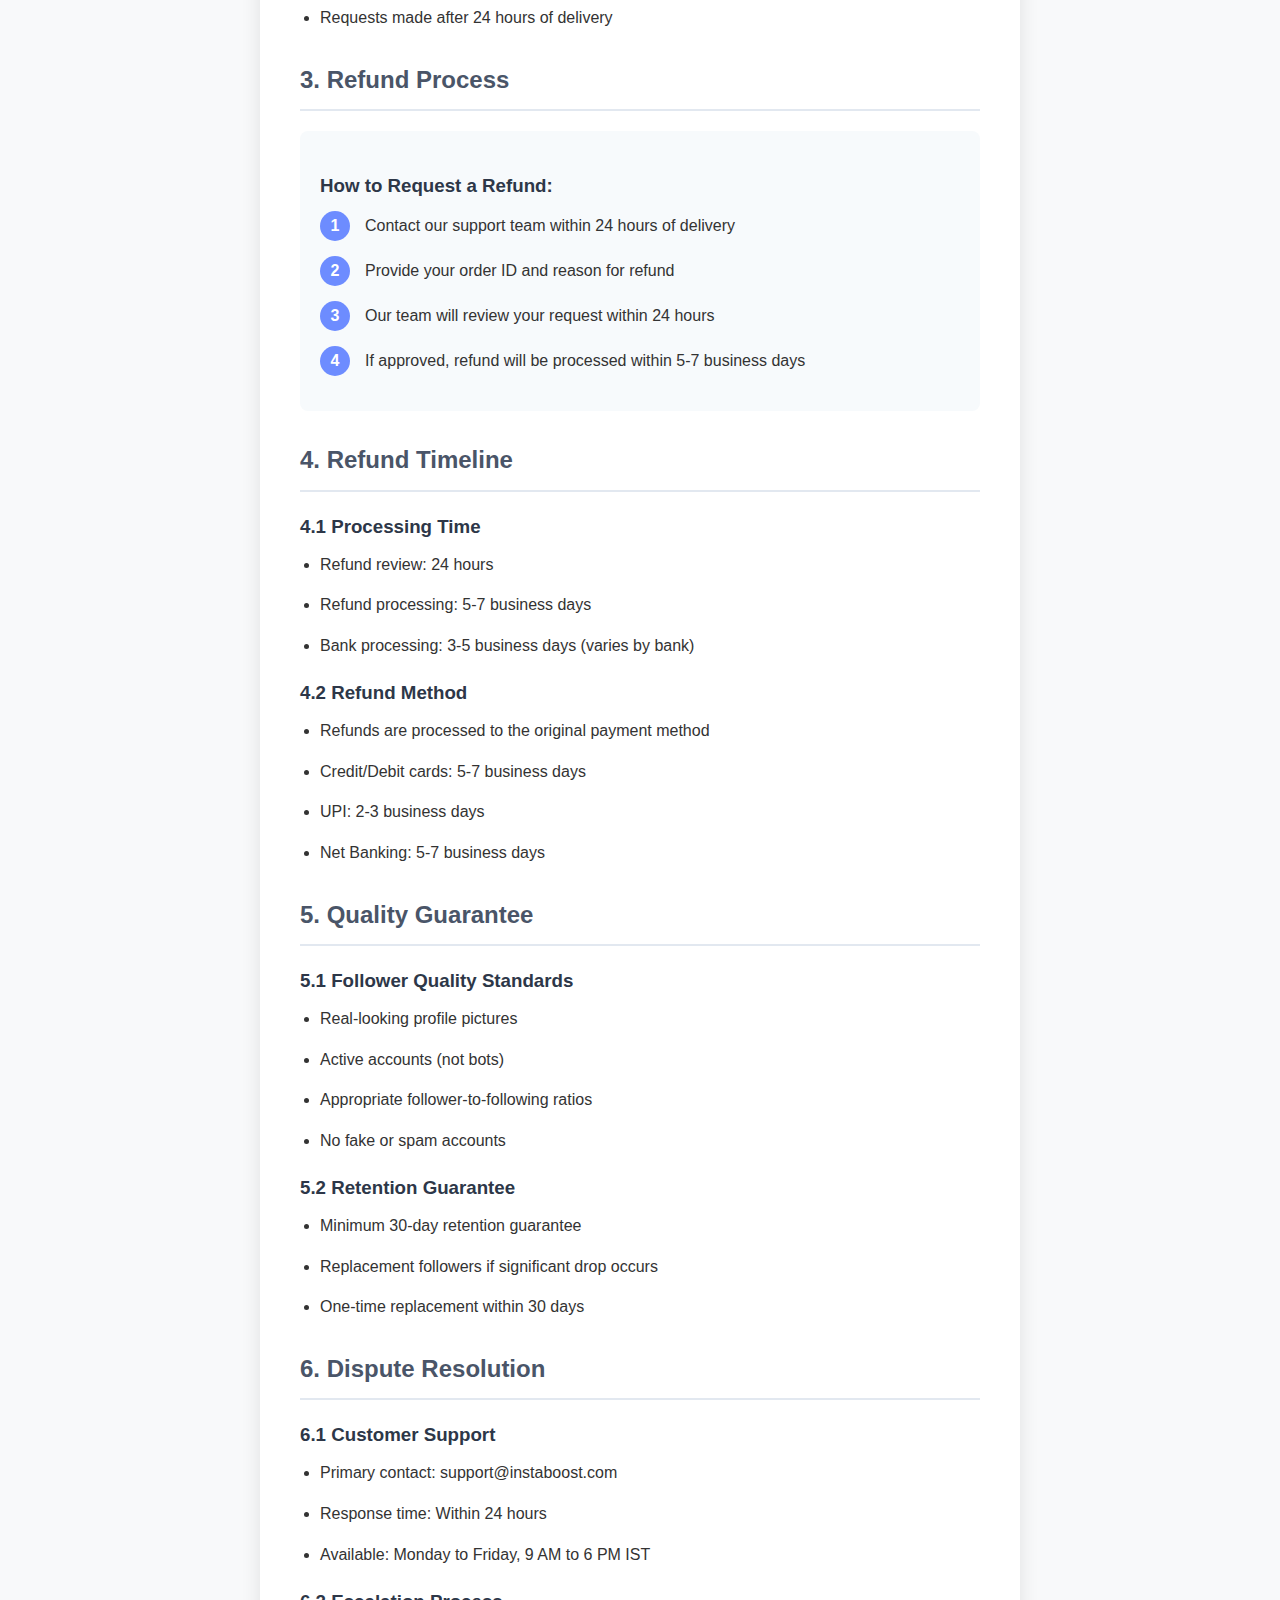
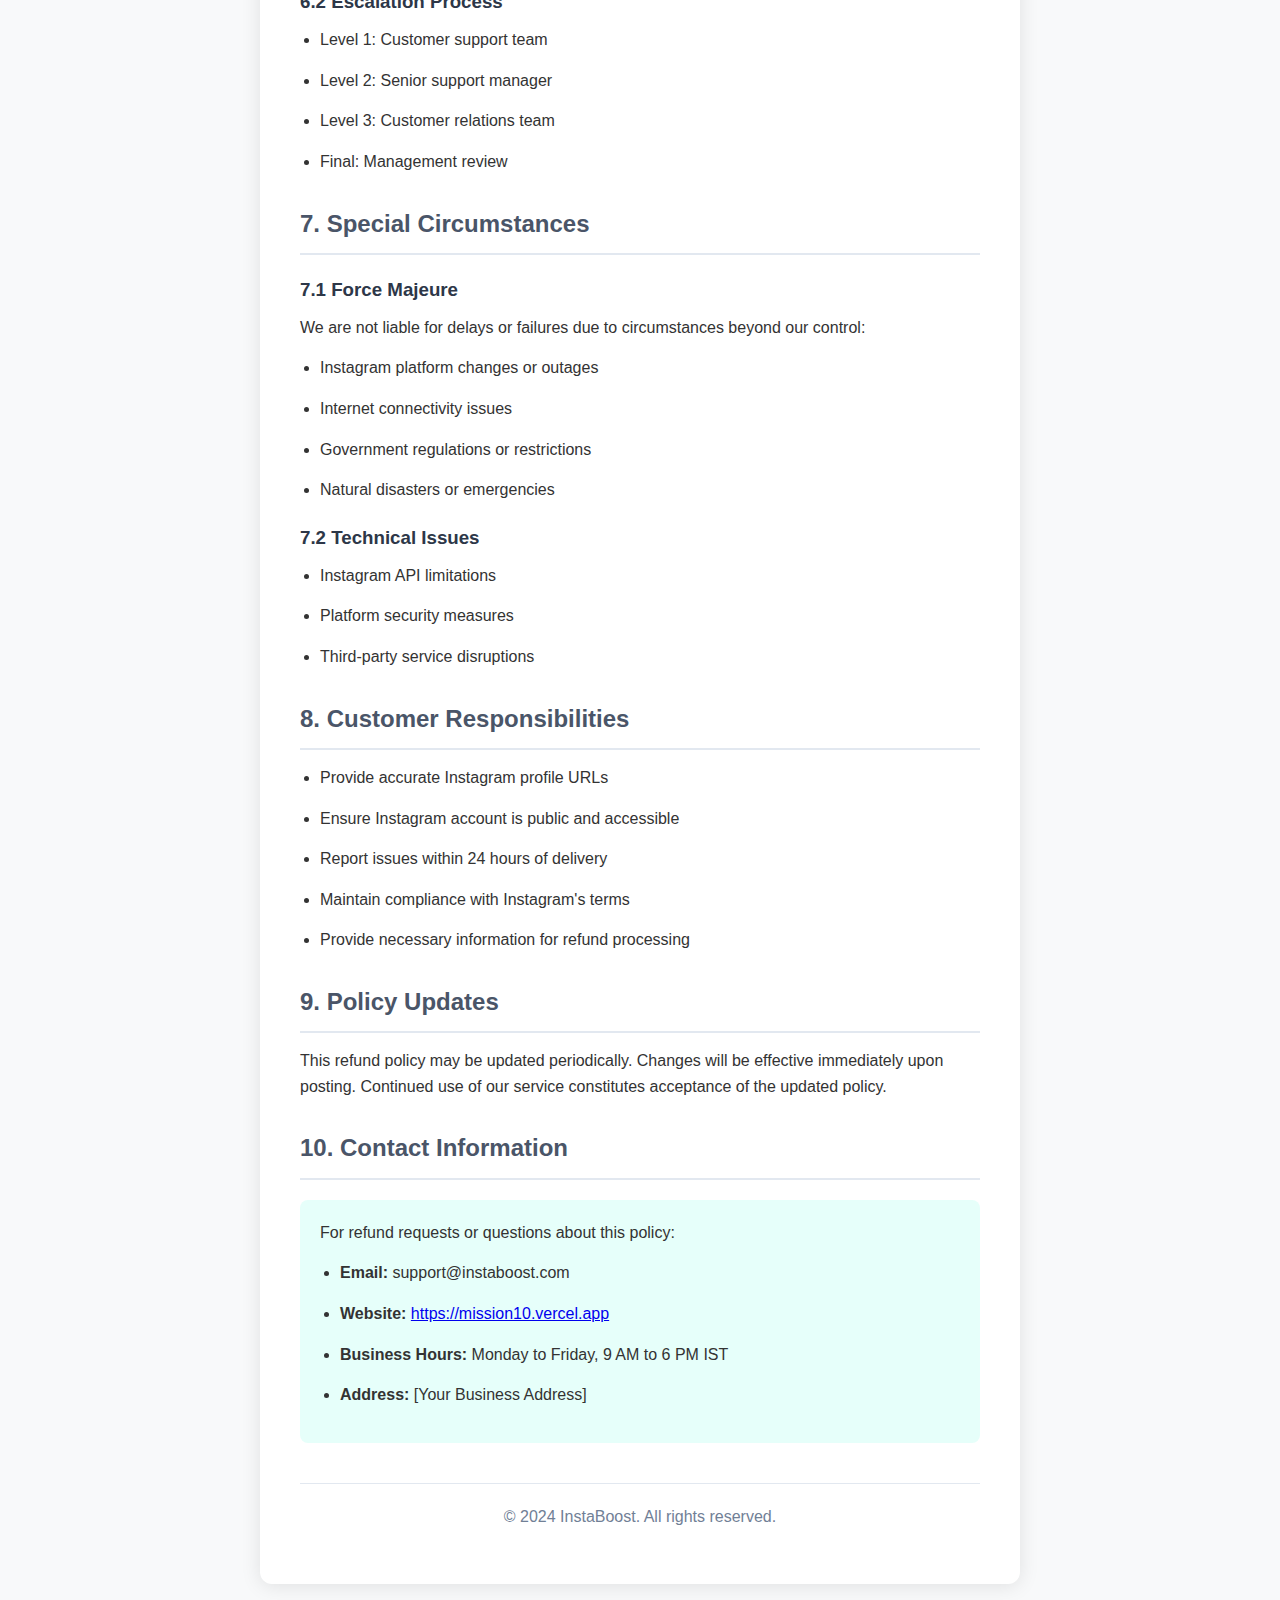
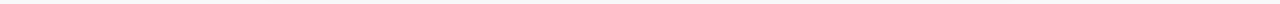
<file: refund-policy.html>
<!DOCTYPE html>
<html lang="en">
<head>
    <meta charset="UTF-8">
    <meta name="viewport" content="width=device-width, initial-scale=1.0">
    <title>Refund & Cancellation Policy - InstaBoost</title>
    <meta name="description" content="Refund and Cancellation Policy for InstaBoost - Instagram follower service">
    <link rel="canonical" href="https://mission10.vercel.app/refund-policy.html">
    <style>
        * { margin: 0; padding: 0; box-sizing: border-box; }
        body { 
            font-family: -apple-system, BlinkMacSystemFont, 'Segoe UI', Roboto, sans-serif; 
            line-height: 1.6; 
            color: #333; 
            max-width: 800px; 
            margin: 0 auto; 
            padding: 20px;
            background: #f8f9fa;
        }
        .container { background: white; padding: 40px; border-radius: 12px; box-shadow: 0 2px 20px rgba(0,0,0,0.1); }
        h1 { color: #6d8cff; margin-bottom: 30px; text-align: center; }
        h2 { color: #4a5568; margin: 30px 0 15px 0; border-bottom: 2px solid #e2e8f0; padding-bottom: 10px; }
        h3 { color: #2d3748; margin: 20px 0 10px 0; }
        p, li { margin-bottom: 15px; }
        ul { margin-left: 20px; margin-bottom: 15px; }
        .highlight { background: #f7fafc; padding: 20px; border-left: 4px solid #6d8cff; margin: 20px 0; }
        .warning { background: #fff5f5; padding: 20px; border-left: 4px solid #f56565; margin: 20px 0; }
        .success { background: #f0fff4; padding: 20px; border-left: 4px solid #48bb78; margin: 20px 0; }
        .contact { background: #e6fffa; padding: 20px; border-radius: 8px; margin: 20px 0; }
        .footer { text-align: center; margin-top: 40px; padding-top: 20px; border-top: 1px solid #e2e8f0; color: #718096; }
        .timeline { background: #f7fafc; padding: 20px; border-radius: 8px; margin: 20px 0; }
        .timeline-item { display: flex; margin-bottom: 15px; align-items: center; }
        .timeline-number { background: #6d8cff; color: white; width: 30px; height: 30px; border-radius: 50%; display: flex; align-items: center; justify-content: center; margin-right: 15px; font-weight: bold; }
        @media (max-width: 768px) { .container { padding: 20px; } }
    </style>
</head>
<body>
    <div class="container">
        <h1>Refund & Cancellation Policy</h1>
        <p><strong>Last updated:</strong> December 2024</p>
        
        <div class="highlight">
            <p>At InstaBoost, we strive to provide the best Instagram follower service. This policy outlines our refund and cancellation terms to ensure transparency and customer satisfaction.</p>
        </div>

        <h2>1. Service Cancellation</h2>
        <h3>1.1 Before Payment Processing</h3>
        <ul>
            <li>You can cancel your order at any time before payment completion</li>
            <li>No charges will be applied for cancelled orders</li>
            <li>Simply close the payment window or navigate away from the page</li>
        </ul>

        <h3>1.2 After Payment Processing</h3>
        <ul>
            <li>Once payment is confirmed, the order cannot be cancelled</li>
            <li>Service delivery begins immediately after payment confirmation</li>
            <li>Refunds are subject to the terms outlined below</li>
        </ul>

        <h2>2. Refund Eligibility</h2>
        <div class="success">
            <p><strong>Full Refund Available:</strong> When we cannot deliver the service within our guaranteed timeframe.</p>
        </div>

        <h3>2.1 Full Refund (100%)</h3>
        <ul>
            <li>Service delivery failure within 72 hours</li>
            <li>Technical issues preventing service delivery</li>
            <li>Instagram account suspension during processing</li>
            <li>Invalid or inaccessible Instagram profile URL</li>
        </ul>

        <h3>2.2 Partial Refund (50-75%)</h3>
        <ul>
            <li>Delayed delivery beyond 48 hours</li>
            <li>Partial service delivery (less than ordered quantity)</li>
            <li>Quality issues with delivered followers</li>
        </ul>

        <h3>2.3 No Refund</h3>
        <div class="warning">
            <p><strong>No refunds are provided for:</strong></p>
        </div>
        <ul>
            <li>Successfully delivered services</li>
            <li>Instagram algorithm changes affecting follower retention</li>
            <li>User account settings preventing follower addition</li>
            <li>Requests made after 24 hours of delivery</li>
        </ul>

        <h2>3. Refund Process</h2>
        <div class="timeline">
            <h3>How to Request a Refund:</h3>
            <div class="timeline-item">
                <div class="timeline-number">1</div>
                <div>Contact our support team within 24 hours of delivery</div>
            </div>
            <div class="timeline-item">
                <div class="timeline-number">2</div>
                <div>Provide your order ID and reason for refund</div>
            </div>
            <div class="timeline-item">
                <div class="timeline-number">3</div>
                <div>Our team will review your request within 24 hours</div>
            </div>
            <div class="timeline-item">
                <div class="timeline-number">4</div>
                <div>If approved, refund will be processed within 5-7 business days</div>
            </div>
        </div>

        <h2>4. Refund Timeline</h2>
        <h3>4.1 Processing Time</h3>
        <ul>
            <li>Refund review: 24 hours</li>
            <li>Refund processing: 5-7 business days</li>
            <li>Bank processing: 3-5 business days (varies by bank)</li>
        </ul>

        <h3>4.2 Refund Method</h3>
        <ul>
            <li>Refunds are processed to the original payment method</li>
            <li>Credit/Debit cards: 5-7 business days</li>
            <li>UPI: 2-3 business days</li>
            <li>Net Banking: 5-7 business days</li>
        </ul>

        <h2>5. Quality Guarantee</h2>
        <h3>5.1 Follower Quality Standards</h3>
        <ul>
            <li>Real-looking profile pictures</li>
            <li>Active accounts (not bots)</li>
            <li>Appropriate follower-to-following ratios</li>
            <li>No fake or spam accounts</li>
        </ul>

        <h3>5.2 Retention Guarantee</h3>
        <ul>
            <li>Minimum 30-day retention guarantee</li>
            <li>Replacement followers if significant drop occurs</li>
            <li>One-time replacement within 30 days</li>
        </ul>

        <h2>6. Dispute Resolution</h2>
        <h3>6.1 Customer Support</h3>
        <ul>
            <li>Primary contact: support@instaboost.com</li>
            <li>Response time: Within 24 hours</li>
            <li>Available: Monday to Friday, 9 AM to 6 PM IST</li>
        </ul>

        <h3>6.2 Escalation Process</h3>
        <ul>
            <li>Level 1: Customer support team</li>
            <li>Level 2: Senior support manager</li>
            <li>Level 3: Customer relations team</li>
            <li>Final: Management review</li>
        </ul>

        <h2>7. Special Circumstances</h2>
        <h3>7.1 Force Majeure</h3>
        <p>We are not liable for delays or failures due to circumstances beyond our control:</p>
        <ul>
            <li>Instagram platform changes or outages</li>
            <li>Internet connectivity issues</li>
            <li>Government regulations or restrictions</li>
            <li>Natural disasters or emergencies</li>
        </ul>

        <h3>7.2 Technical Issues</h3>
        <ul>
            <li>Instagram API limitations</li>
            <li>Platform security measures</li>
            <li>Third-party service disruptions</li>
        </ul>

        <h2>8. Customer Responsibilities</h2>
        <ul>
            <li>Provide accurate Instagram profile URLs</li>
            <li>Ensure Instagram account is public and accessible</li>
            <li>Report issues within 24 hours of delivery</li>
            <li>Maintain compliance with Instagram's terms</li>
            <li>Provide necessary information for refund processing</li>
        </ul>

        <h2>9. Policy Updates</h2>
        <p>This refund policy may be updated periodically. Changes will be effective immediately upon posting. Continued use of our service constitutes acceptance of the updated policy.</p>

        <h2>10. Contact Information</h2>
        <div class="contact">
            <p>For refund requests or questions about this policy:</p>
            <ul>
                <li><strong>Email:</strong> support@instaboost.com</li>
                <li><strong>Website:</strong> <a href="https://mission10.vercel.app">https://mission10.vercel.app</a></li>
                <li><strong>Business Hours:</strong> Monday to Friday, 9 AM to 6 PM IST</li>
                <li><strong>Address:</strong> [Your Business Address]</li>
            </ul>
        </div>

        <div class="footer">
            <p>&copy; 2024 InstaBoost. All rights reserved.</p>
        </div>
    </div>
</body>
</html>
</file>
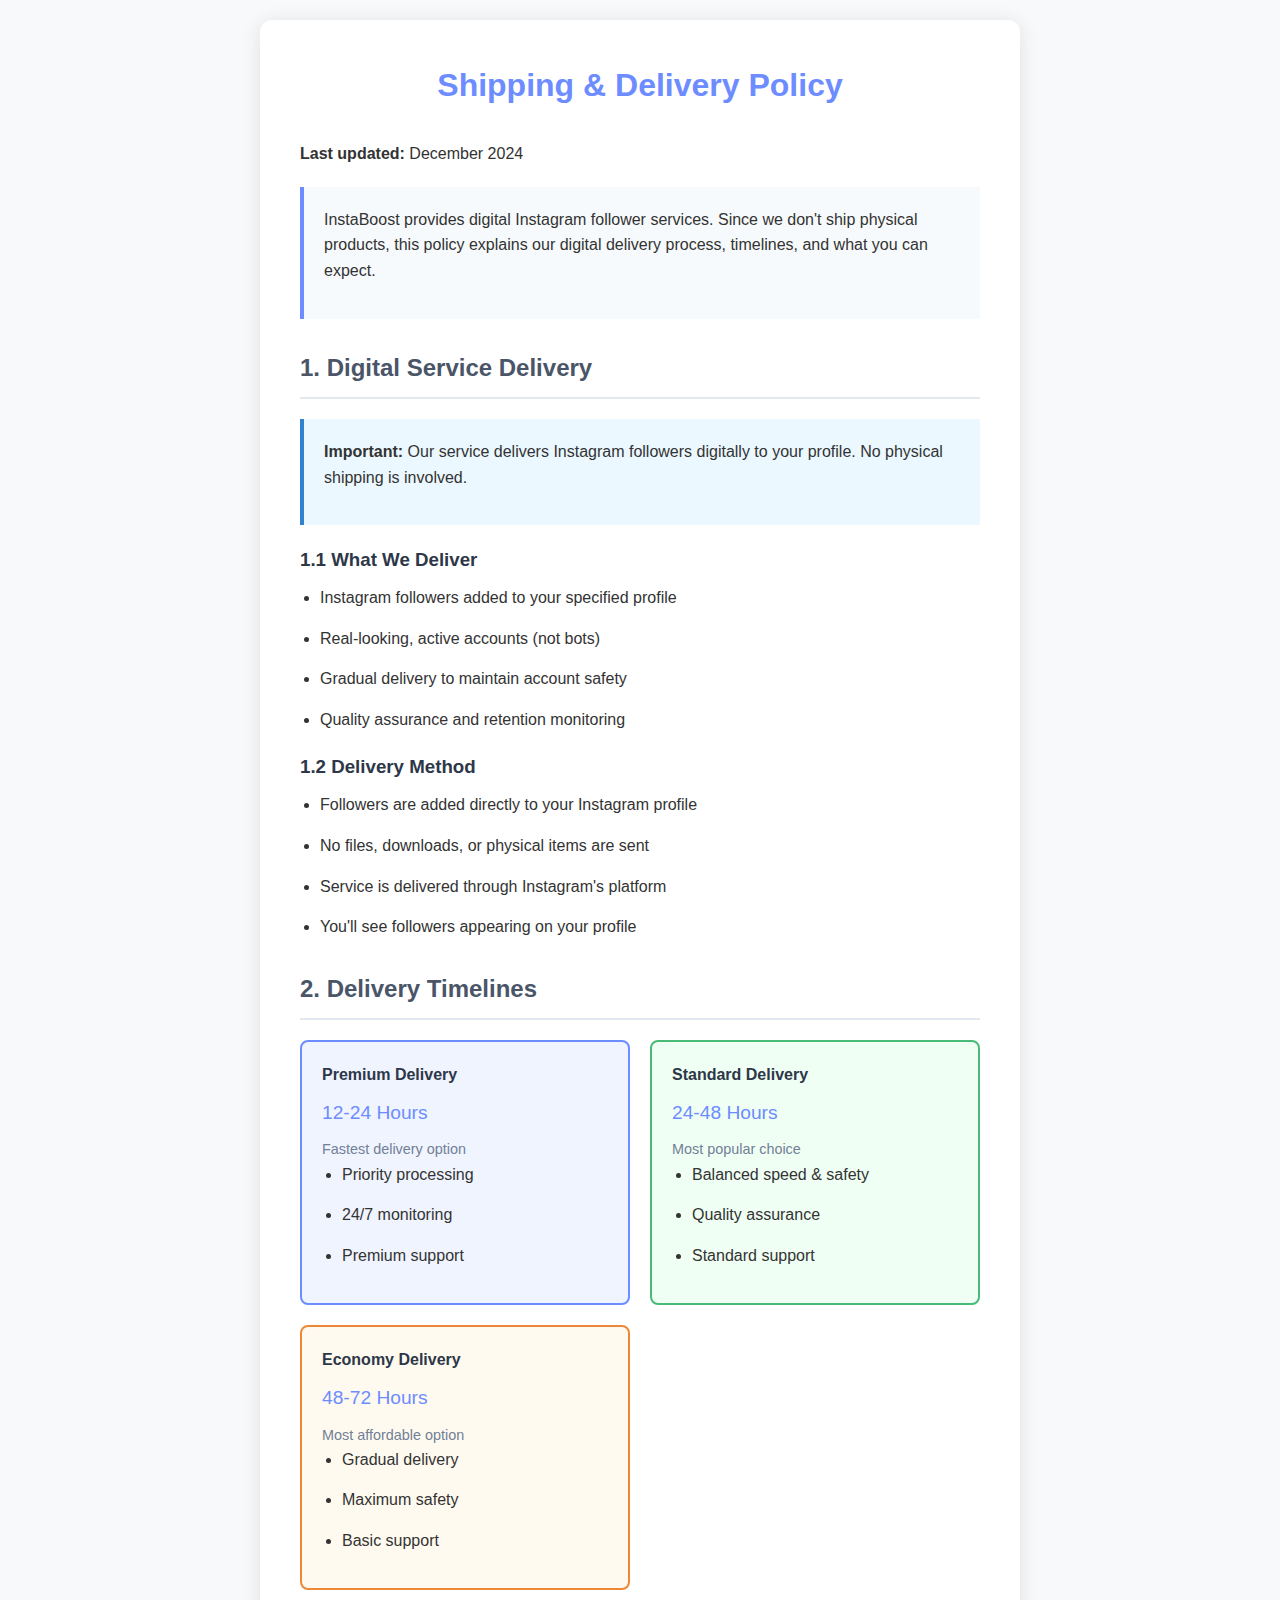
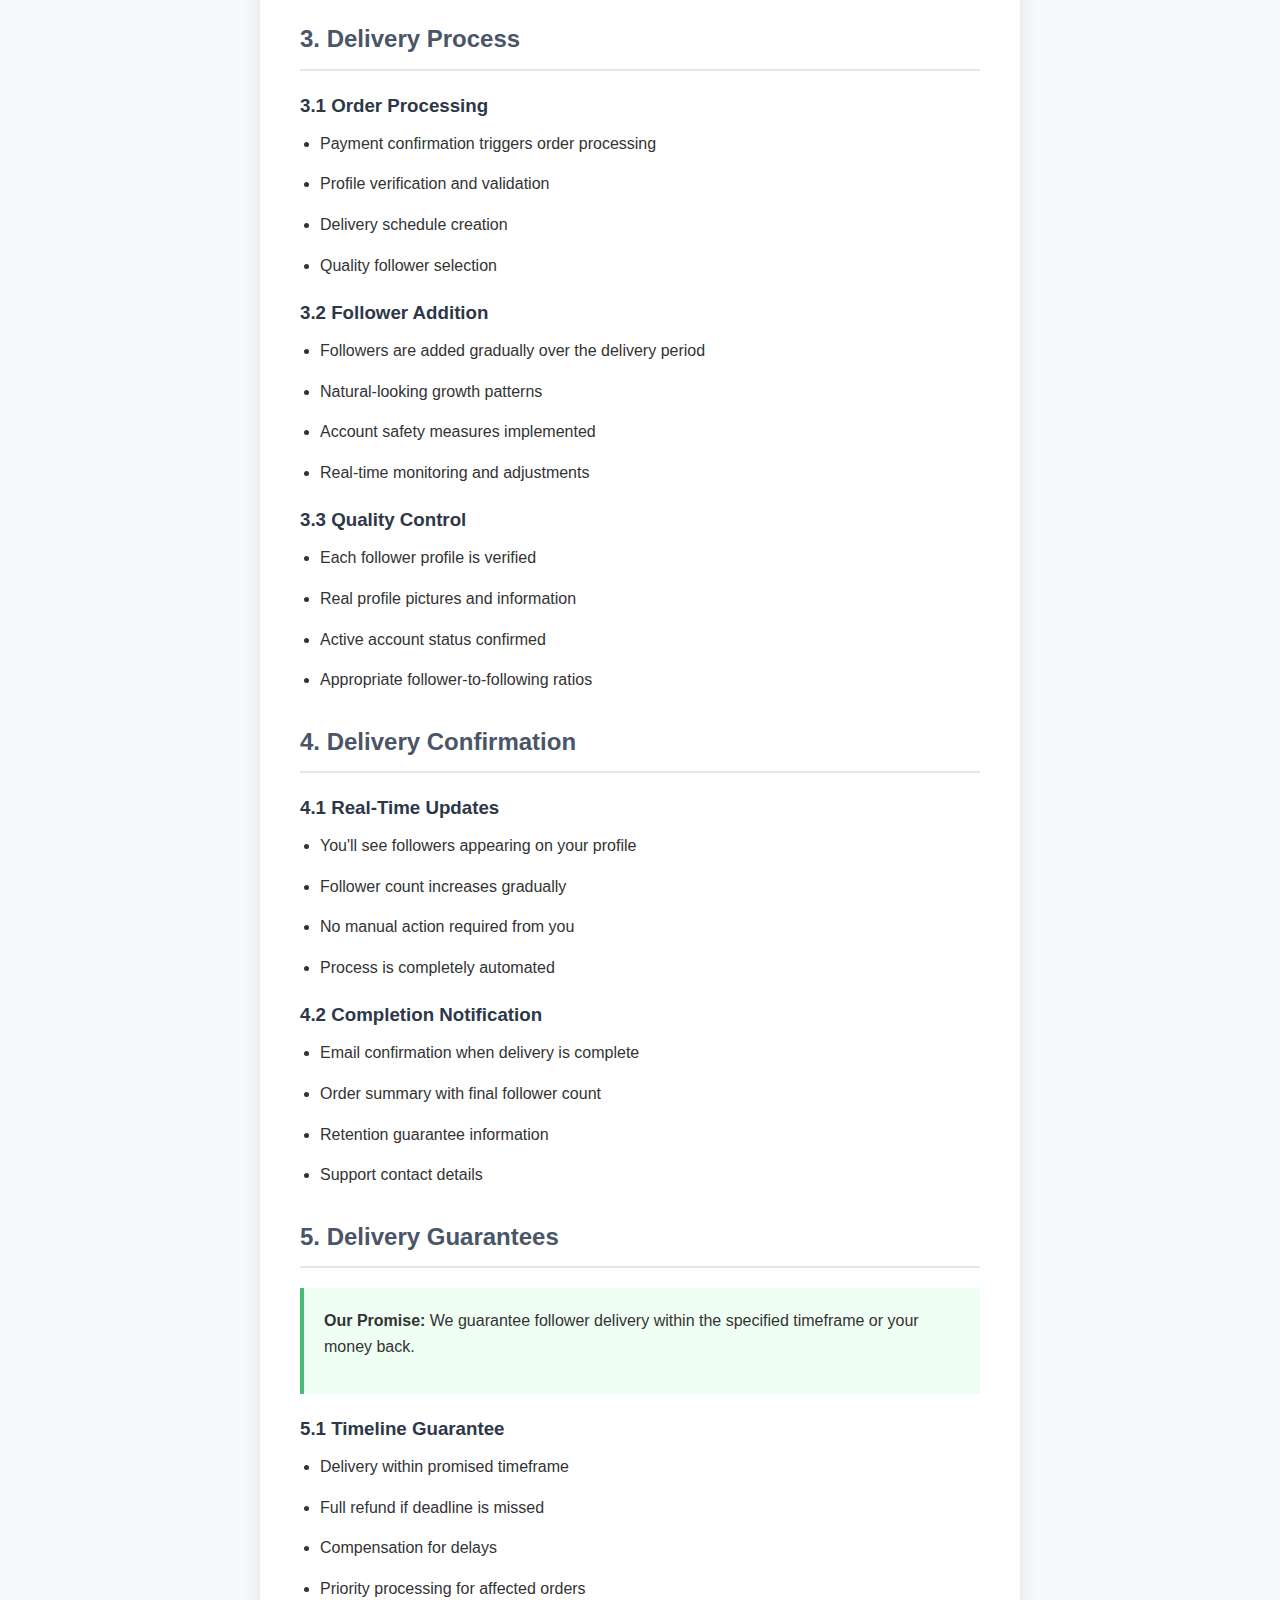
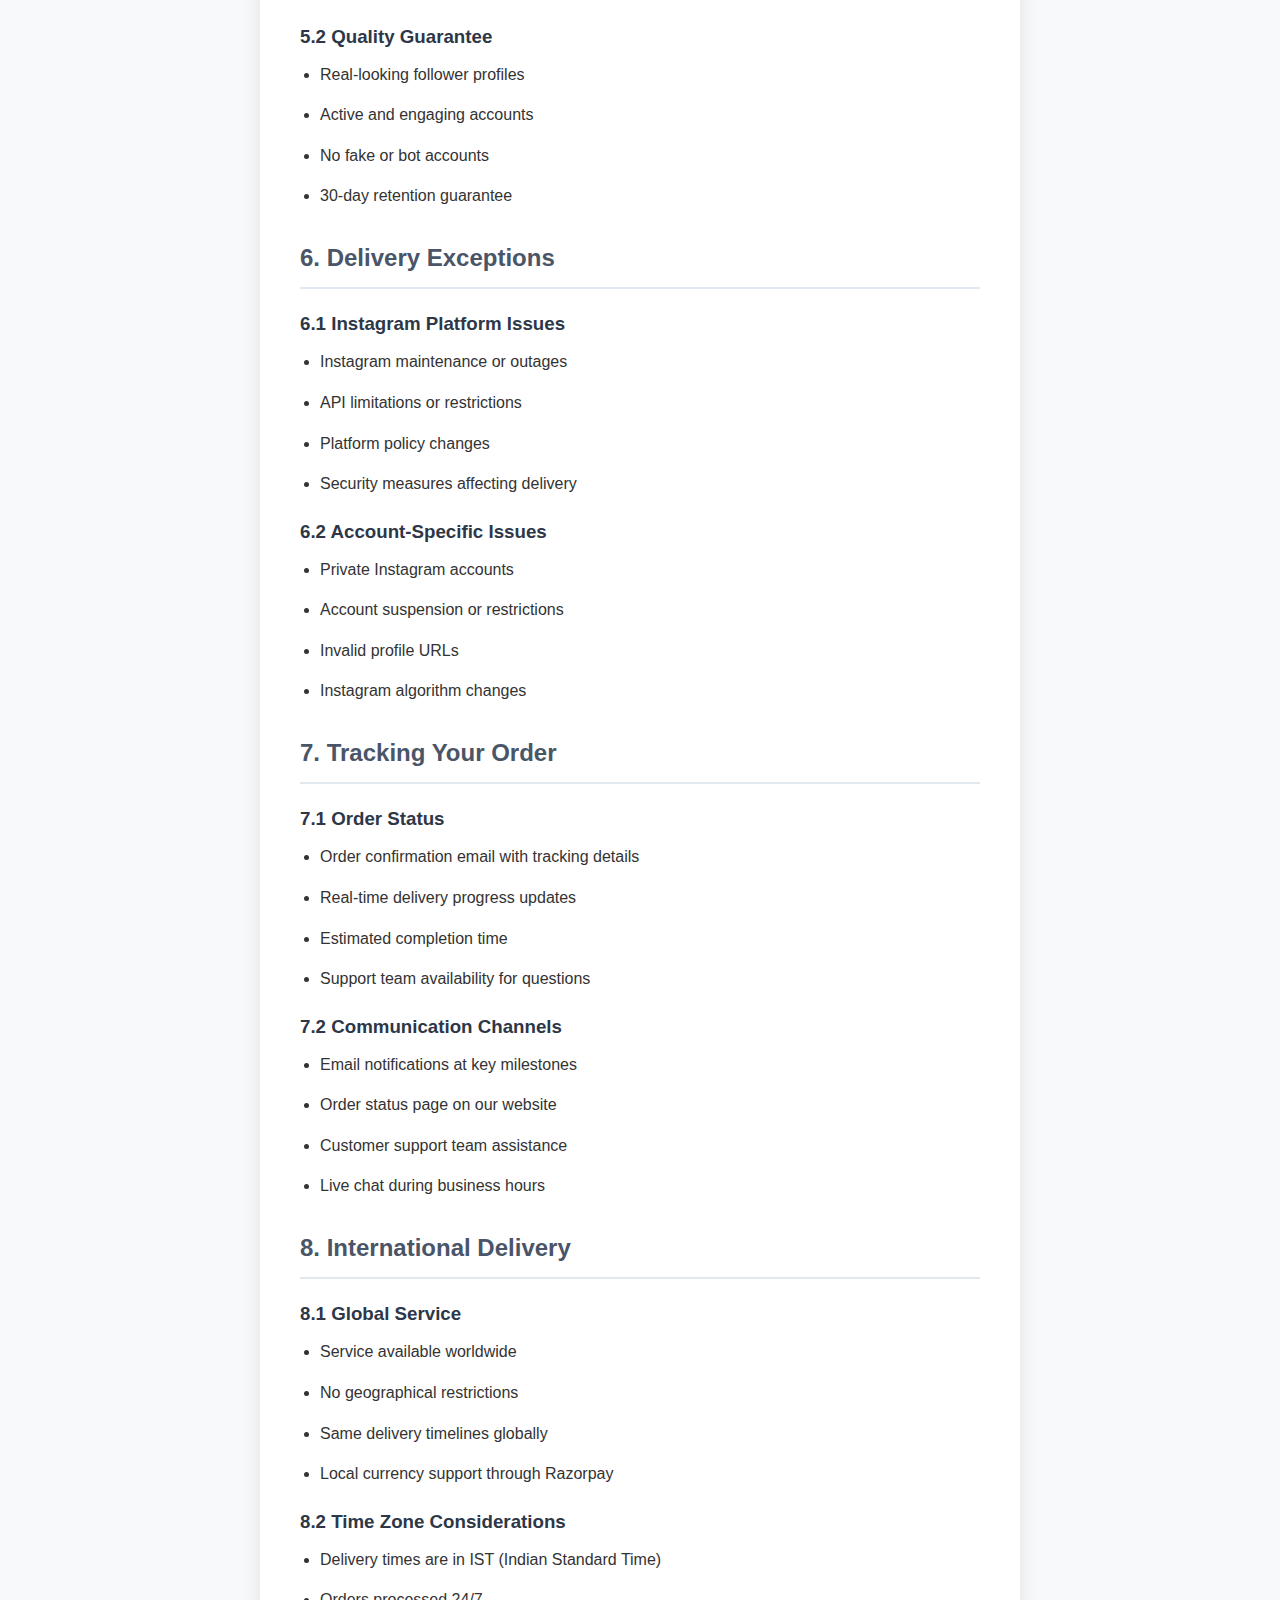
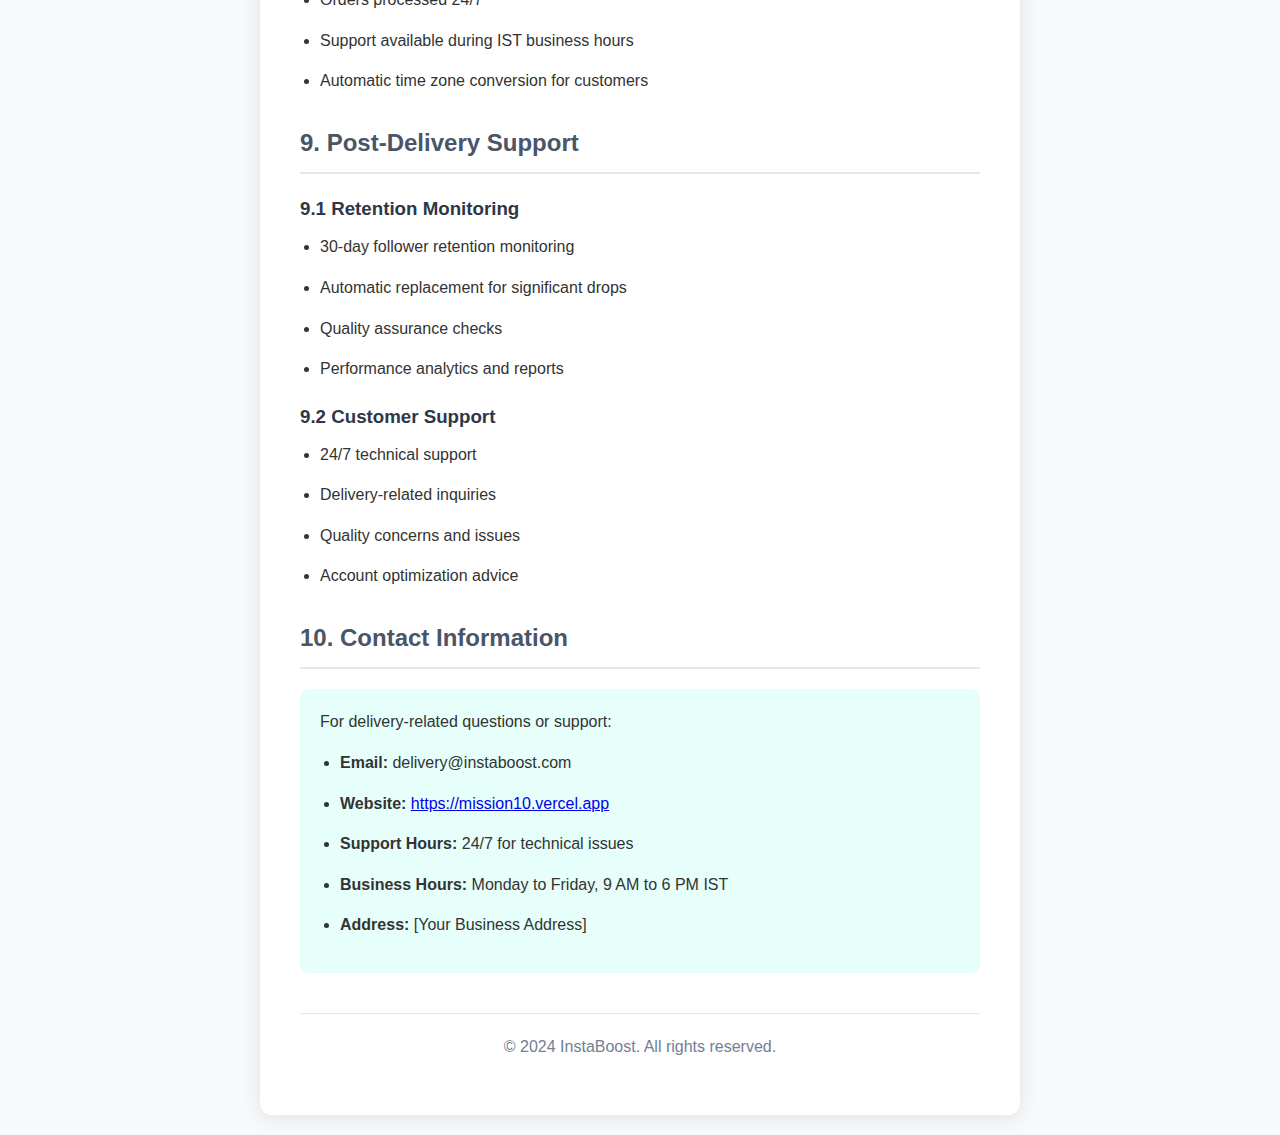
<file: shipping-policy.html>
<!DOCTYPE html>
<html lang="en">
<head>
    <meta charset="UTF-8">
    <meta name="viewport" content="width=device-width, initial-scale=1.0">
    <title>Shipping & Delivery Policy - InstaBoost</title>
    <meta name="description" content="Shipping and Delivery Policy for InstaBoost - Instagram follower service">
    <link rel="canonical" href="https://mission10.vercel.app/shipping-policy.html">
    <style>
        * { margin: 0; padding: 0; box-sizing: border-box; }
        body { 
            font-family: -apple-system, BlinkMacSystemFont, 'Segoe UI', Roboto, sans-serif; 
            line-height: 1.6; 
            color: #333; 
            max-width: 800px; 
            margin: 0 auto; 
            padding: 20px;
            background: #f8f9fa;
        }
        .container { background: white; padding: 40px; border-radius: 12px; box-shadow: 0 2px 20px rgba(0,0,0,0.1); }
        h1 { color: #6d8cff; margin-bottom: 30px; text-align: center; }
        h2 { color: #4a5568; margin: 30px 0 15px 0; border-bottom: 2px solid #e2e8f0; padding-bottom: 10px; }
        h3 { color: #2d3748; margin: 20px 0 10px 0; }
        p, li { margin-bottom: 15px; }
        ul { margin-left: 20px; margin-bottom: 15px; }
        .highlight { background: #f7fafc; padding: 20px; border-left: 4px solid #6d8cff; margin: 20px 0; }
        .info { background: #ebf8ff; padding: 20px; border-left: 4px solid #3182ce; margin: 20px 0; }
        .success { background: #f0fff4; padding: 20px; border-left: 4px solid #48bb78; margin: 20px 0; }
        .contact { background: #e6fffa; padding: 20px; border-radius: 8px; margin: 20px 0; }
        .footer { text-align: center; margin-top: 40px; padding-top: 20px; border-top: 1px solid #e2e8f0; color: #718096; }
        .delivery-options { display: grid; grid-template-columns: repeat(auto-fit, minmax(250px, 1fr)); gap: 20px; margin: 20px 0; }
        .delivery-option { background: #f7fafc; padding: 20px; border-radius: 8px; border: 2px solid #e2e8f0; }
        .delivery-option.premium { border-color: #6d8cff; background: #f0f4ff; }
        .delivery-option.standard { border-color: #48bb78; background: #f0fff4; }
        .delivery-option.economy { border-color: #ed8936; background: #fffaf0; }
        .option-title { font-weight: bold; margin-bottom: 10px; color: #2d3748; }
        .option-price { font-size: 1.2em; color: #6d8cff; margin-bottom: 10px; }
        .option-time { color: #718096; font-size: 0.9em; }
        @media (max-width: 768px) { .container { padding: 20px; } .delivery-options { grid-template-columns: 1fr; } }
    </style>
</head>
<body>
    <div class="container">
        <h1>Shipping & Delivery Policy</h1>
        <p><strong>Last updated:</strong> December 2024</p>
        
        <div class="highlight">
            <p>InstaBoost provides digital Instagram follower services. Since we don't ship physical products, this policy explains our digital delivery process, timelines, and what you can expect.</p>
        </div>

        <h2>1. Digital Service Delivery</h2>
        <div class="info">
            <p><strong>Important:</strong> Our service delivers Instagram followers digitally to your profile. No physical shipping is involved.</p>
        </div>

        <h3>1.1 What We Deliver</h3>
        <ul>
            <li>Instagram followers added to your specified profile</li>
            <li>Real-looking, active accounts (not bots)</li>
            <li>Gradual delivery to maintain account safety</li>
            <li>Quality assurance and retention monitoring</li>
        </ul>

        <h3>1.2 Delivery Method</h3>
        <ul>
            <li>Followers are added directly to your Instagram profile</li>
            <li>No files, downloads, or physical items are sent</li>
            <li>Service is delivered through Instagram's platform</li>
            <li>You'll see followers appearing on your profile</li>
        </ul>

        <h2>2. Delivery Timelines</h2>
        <div class="delivery-options">
            <div class="delivery-option premium">
                <div class="option-title">Premium Delivery</div>
                <div class="option-price">12-24 Hours</div>
                <div class="option-time">Fastest delivery option</div>
                <ul>
                    <li>Priority processing</li>
                    <li>24/7 monitoring</li>
                    <li>Premium support</li>
                </ul>
            </div>
            <div class="delivery-option standard">
                <div class="option-title">Standard Delivery</div>
                <div class="option-price">24-48 Hours</div>
                <div class="option-time">Most popular choice</div>
                <ul>
                    <li>Balanced speed & safety</li>
                    <li>Quality assurance</li>
                    <li>Standard support</li>
                </ul>
            </div>
            <div class="delivery-option economy">
                <div class="option-title">Economy Delivery</div>
                <div class="option-price">48-72 Hours</div>
                <div class="option-time">Most affordable option</div>
                <ul>
                    <li>Gradual delivery</li>
                    <li>Maximum safety</li>
                    <li>Basic support</li>
                </ul>
            </div>
        </div>

        <h2>3. Delivery Process</h2>
        <h3>3.1 Order Processing</h3>
        <ul>
            <li>Payment confirmation triggers order processing</li>
            <li>Profile verification and validation</li>
            <li>Delivery schedule creation</li>
            <li>Quality follower selection</li>
        </ul>

        <h3>3.2 Follower Addition</h3>
        <ul>
            <li>Followers are added gradually over the delivery period</li>
            <li>Natural-looking growth patterns</li>
            <li>Account safety measures implemented</li>
            <li>Real-time monitoring and adjustments</li>
        </ul>

        <h3>3.3 Quality Control</h3>
        <ul>
            <li>Each follower profile is verified</li>
            <li>Real profile pictures and information</li>
            <li>Active account status confirmed</li>
            <li>Appropriate follower-to-following ratios</li>
        </ul>

        <h2>4. Delivery Confirmation</h2>
        <h3>4.1 Real-Time Updates</h3>
        <ul>
            <li>You'll see followers appearing on your profile</li>
            <li>Follower count increases gradually</li>
            <li>No manual action required from you</li>
            <li>Process is completely automated</li>
        </ul>

        <h3>4.2 Completion Notification</h3>
        <ul>
            <li>Email confirmation when delivery is complete</li>
            <li>Order summary with final follower count</li>
            <li>Retention guarantee information</li>
            <li>Support contact details</li>
        </ul>

        <h2>5. Delivery Guarantees</h2>
        <div class="success">
            <p><strong>Our Promise:</strong> We guarantee follower delivery within the specified timeframe or your money back.</p>
        </div>

        <h3>5.1 Timeline Guarantee</h3>
        <ul>
            <li>Delivery within promised timeframe</li>
            <li>Full refund if deadline is missed</li>
            <li>Compensation for delays</li>
            <li>Priority processing for affected orders</li>
        </ul>

        <h3>5.2 Quality Guarantee</h3>
        <ul>
            <li>Real-looking follower profiles</li>
            <li>Active and engaging accounts</li>
            <li>No fake or bot accounts</li>
            <li>30-day retention guarantee</li>
        </ul>

        <h2>6. Delivery Exceptions</h2>
        <h3>6.1 Instagram Platform Issues</h3>
        <ul>
            <li>Instagram maintenance or outages</li>
            <li>API limitations or restrictions</li>
            <li>Platform policy changes</li>
            <li>Security measures affecting delivery</li>
        </ul>

        <h3>6.2 Account-Specific Issues</h3>
        <ul>
            <li>Private Instagram accounts</li>
            <li>Account suspension or restrictions</li>
            <li>Invalid profile URLs</li>
            <li>Instagram algorithm changes</li>
        </ul>

        <h2>7. Tracking Your Order</h2>
        <h3>7.1 Order Status</h3>
        <ul>
            <li>Order confirmation email with tracking details</li>
            <li>Real-time delivery progress updates</li>
            <li>Estimated completion time</li>
            <li>Support team availability for questions</li>
        </ul>

        <h3>7.2 Communication Channels</h3>
        <ul>
            <li>Email notifications at key milestones</li>
            <li>Order status page on our website</li>
            <li>Customer support team assistance</li>
            <li>Live chat during business hours</li>
        </ul>

        <h2>8. International Delivery</h2>
        <h3>8.1 Global Service</h3>
        <ul>
            <li>Service available worldwide</li>
            <li>No geographical restrictions</li>
            <li>Same delivery timelines globally</li>
            <li>Local currency support through Razorpay</li>
        </ul>

        <h3>8.2 Time Zone Considerations</h3>
        <ul>
            <li>Delivery times are in IST (Indian Standard Time)</li>
            <li>Orders processed 24/7</li>
            <li>Support available during IST business hours</li>
            <li>Automatic time zone conversion for customers</li>
        </ul>

        <h2>9. Post-Delivery Support</h2>
        <h3>9.1 Retention Monitoring</h3>
        <ul>
            <li>30-day follower retention monitoring</li>
            <li>Automatic replacement for significant drops</li>
            <li>Quality assurance checks</li>
            <li>Performance analytics and reports</li>
        </ul>

        <h3>9.2 Customer Support</h3>
        <ul>
            <li>24/7 technical support</li>
            <li>Delivery-related inquiries</li>
            <li>Quality concerns and issues</li>
            <li>Account optimization advice</li>
        </ul>

        <h2>10. Contact Information</h2>
        <div class="contact">
            <p>For delivery-related questions or support:</p>
            <ul>
                <li><strong>Email:</strong> delivery@instaboost.com</li>
                <li><strong>Website:</strong> <a href="https://mission10.vercel.app">https://mission10.vercel.app</a></li>
                <li><strong>Support Hours:</strong> 24/7 for technical issues</li>
                <li><strong>Business Hours:</strong> Monday to Friday, 9 AM to 6 PM IST</li>
                <li><strong>Address:</strong> [Your Business Address]</li>
            </ul>
        </div>

        <div class="footer">
            <p>&copy; 2024 InstaBoost. All rights reserved.</p>
        </div>
    </div>
</body>
</html>
</file>
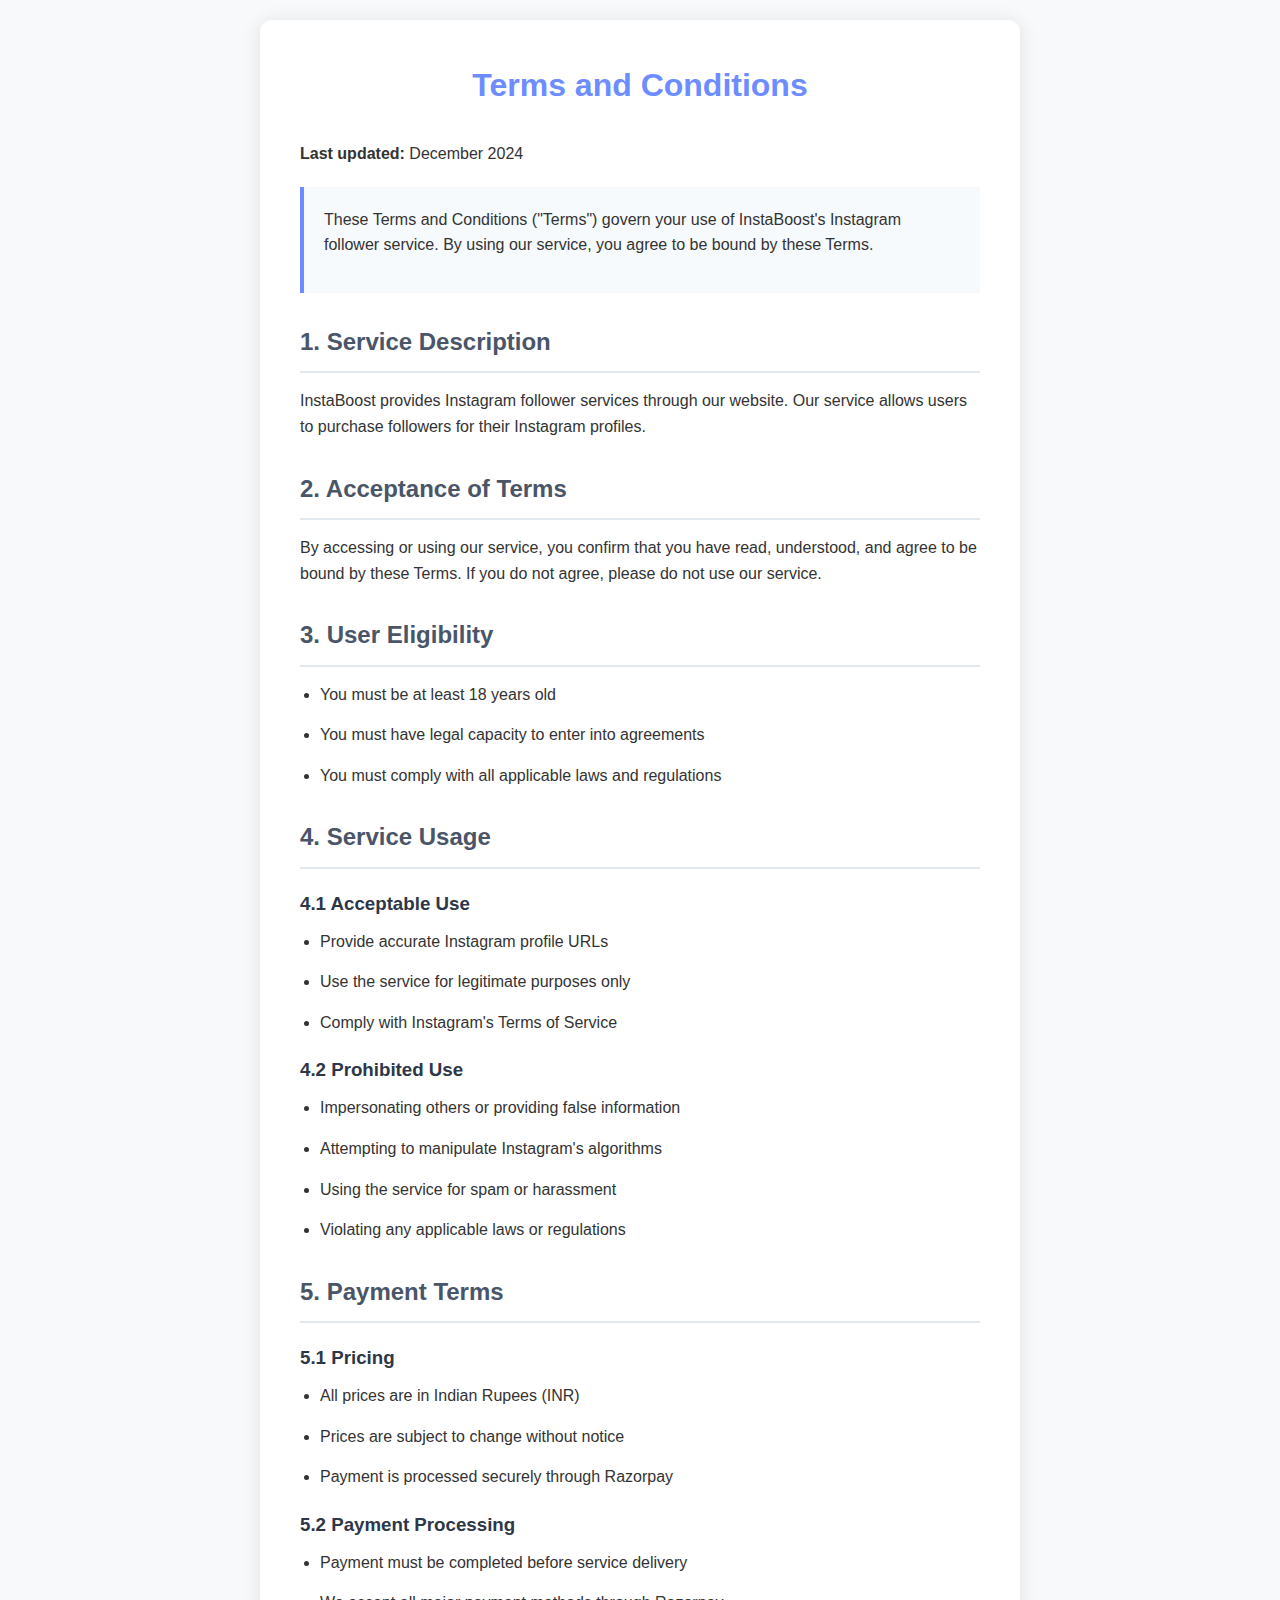
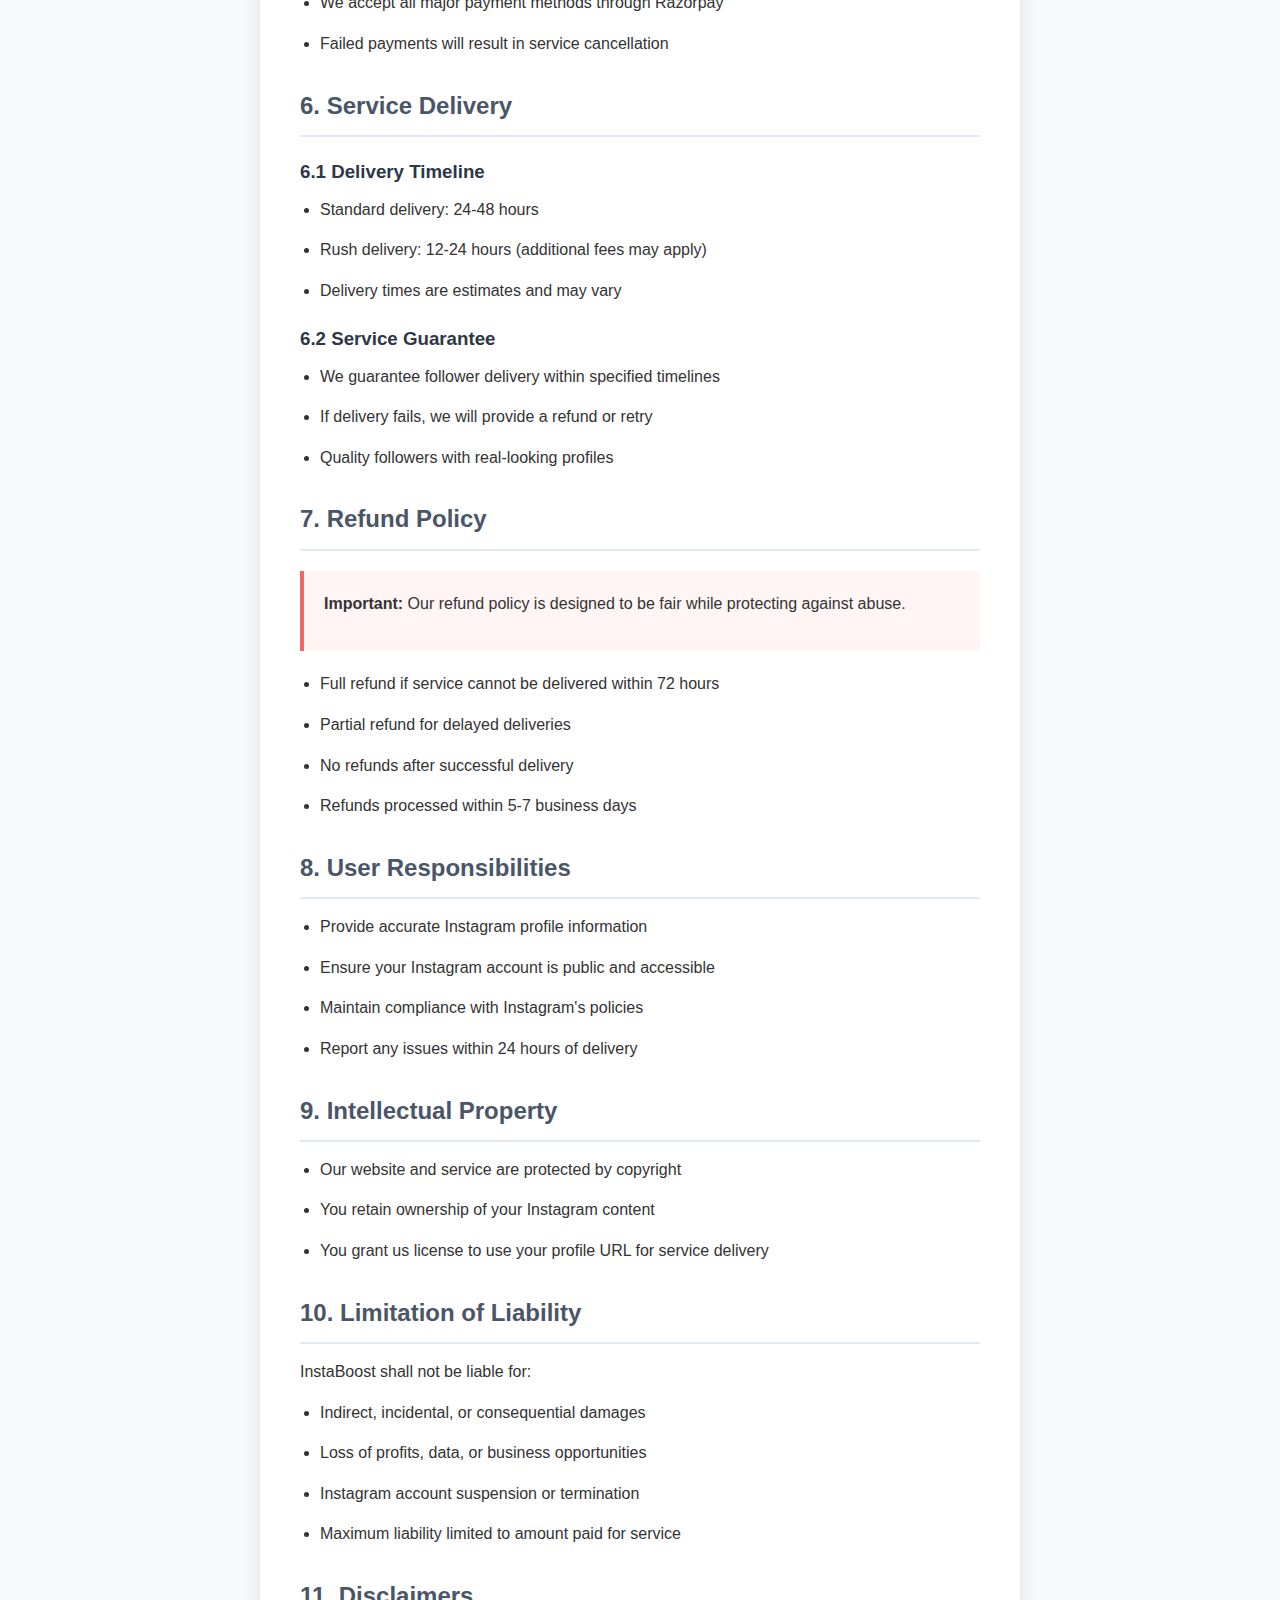
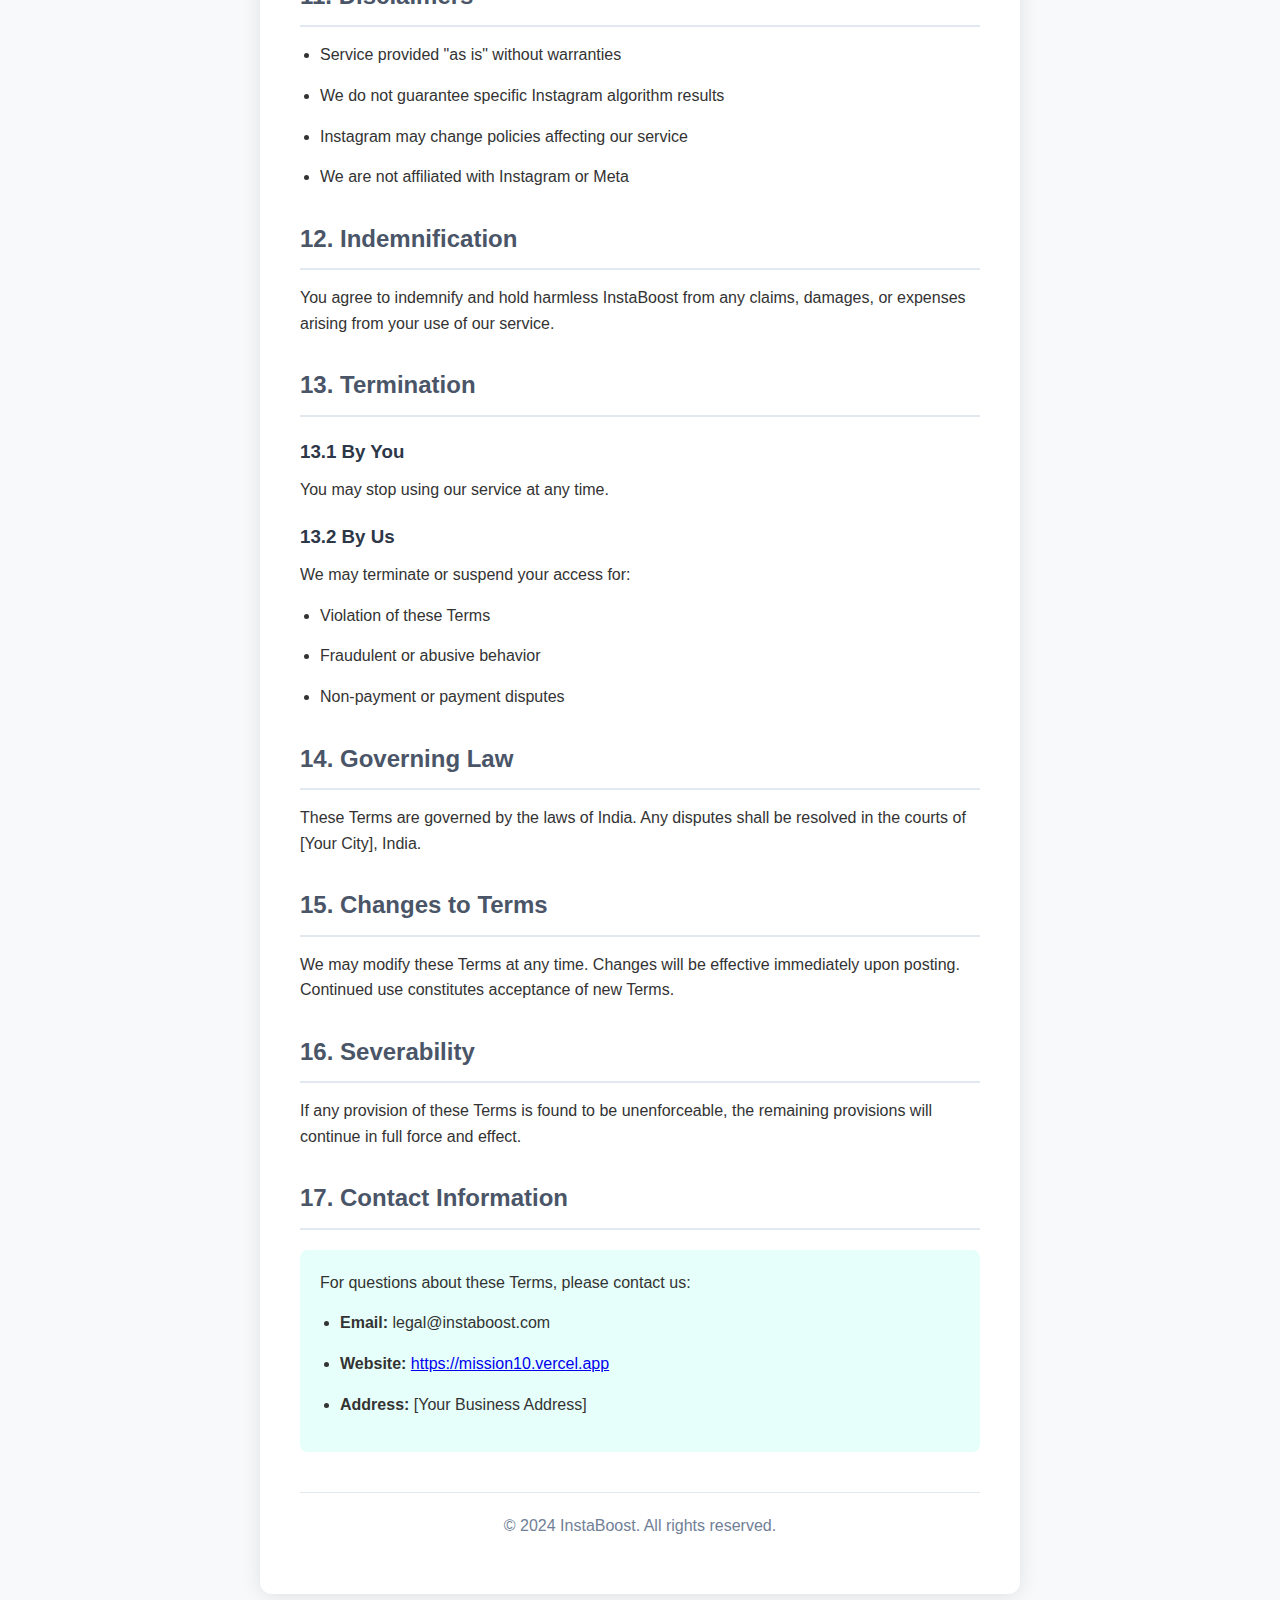
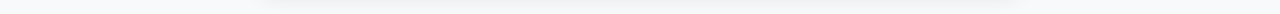
<file: terms-and-conditions.html>
<!DOCTYPE html>
<html lang="en">
<head>
    <meta charset="UTF-8">
    <meta name="viewport" content="width=device-width, initial-scale=1.0">
    <title>Terms and Conditions - InstaBoost</title>
    <meta name="description" content="Terms and Conditions for InstaBoost - Instagram follower service">
    <link rel="canonical" href="https://mission10.vercel.app/terms-and-conditions.html">
    <style>
        * { margin: 0; padding: 0; box-sizing: border-box; }
        body { 
            font-family: -apple-system, BlinkMacSystemFont, 'Segoe UI', Roboto, sans-serif; 
            line-height: 1.6; 
            color: #333; 
            max-width: 800px; 
            margin: 0 auto; 
            padding: 20px;
            background: #f8f9fa;
        }
        .container { background: white; padding: 40px; border-radius: 12px; box-shadow: 0 2px 20px rgba(0,0,0,0.1); }
        h1 { color: #6d8cff; margin-bottom: 30px; text-align: center; }
        h2 { color: #4a5568; margin: 30px 0 15px 0; border-bottom: 2px solid #e2e8f0; padding-bottom: 10px; }
        h3 { color: #2d3748; margin: 20px 0 10px 0; }
        p, li { margin-bottom: 15px; }
        ul { margin-left: 20px; margin-bottom: 15px; }
        .highlight { background: #f7fafc; padding: 20px; border-left: 4px solid #6d8cff; margin: 20px 0; }
        .warning { background: #fff5f5; padding: 20px; border-left: 4px solid #f56565; margin: 20px 0; }
        .contact { background: #e6fffa; padding: 20px; border-radius: 8px; margin: 20px 0; }
        .footer { text-align: center; margin-top: 40px; padding-top: 20px; border-top: 1px solid #e2e8f0; color: #718096; }
        @media (max-width: 768px) { .container { padding: 20px; } }
    </style>
</head>
<body>
    <div class="container">
        <h1>Terms and Conditions</h1>
        <p><strong>Last updated:</strong> December 2024</p>
        
        <div class="highlight">
            <p>These Terms and Conditions ("Terms") govern your use of InstaBoost's Instagram follower service. By using our service, you agree to be bound by these Terms.</p>
        </div>

        <h2>1. Service Description</h2>
        <p>InstaBoost provides Instagram follower services through our website. Our service allows users to purchase followers for their Instagram profiles.</p>

        <h2>2. Acceptance of Terms</h2>
        <p>By accessing or using our service, you confirm that you have read, understood, and agree to be bound by these Terms. If you do not agree, please do not use our service.</p>

        <h2>3. User Eligibility</h2>
        <ul>
            <li>You must be at least 18 years old</li>
            <li>You must have legal capacity to enter into agreements</li>
            <li>You must comply with all applicable laws and regulations</li>
        </ul>

        <h2>4. Service Usage</h2>
        <h3>4.1 Acceptable Use</h3>
        <ul>
            <li>Provide accurate Instagram profile URLs</li>
            <li>Use the service for legitimate purposes only</li>
            <li>Comply with Instagram's Terms of Service</li>
        </ul>

        <h3>4.2 Prohibited Use</h3>
        <ul>
            <li>Impersonating others or providing false information</li>
            <li>Attempting to manipulate Instagram's algorithms</li>
            <li>Using the service for spam or harassment</li>
            <li>Violating any applicable laws or regulations</li>
        </ul>

        <h2>5. Payment Terms</h2>
        <h3>5.1 Pricing</h3>
        <ul>
            <li>All prices are in Indian Rupees (INR)</li>
            <li>Prices are subject to change without notice</li>
            <li>Payment is processed securely through Razorpay</li>
        </ul>

        <h3>5.2 Payment Processing</h3>
        <ul>
            <li>Payment must be completed before service delivery</li>
            <li>We accept all major payment methods through Razorpay</li>
            <li>Failed payments will result in service cancellation</li>
        </ul>

        <h2>6. Service Delivery</h2>
        <h3>6.1 Delivery Timeline</h3>
        <ul>
            <li>Standard delivery: 24-48 hours</li>
            <li>Rush delivery: 12-24 hours (additional fees may apply)</li>
            <li>Delivery times are estimates and may vary</li>
        </ul>

        <h3>6.2 Service Guarantee</h3>
        <ul>
            <li>We guarantee follower delivery within specified timelines</li>
            <li>If delivery fails, we will provide a refund or retry</li>
            <li>Quality followers with real-looking profiles</li>
        </ul>

        <h2>7. Refund Policy</h2>
        <div class="warning">
            <p><strong>Important:</strong> Our refund policy is designed to be fair while protecting against abuse.</p>
        </div>
        <ul>
            <li>Full refund if service cannot be delivered within 72 hours</li>
            <li>Partial refund for delayed deliveries</li>
            <li>No refunds after successful delivery</li>
            <li>Refunds processed within 5-7 business days</li>
        </ul>

        <h2>8. User Responsibilities</h2>
        <ul>
            <li>Provide accurate Instagram profile information</li>
            <li>Ensure your Instagram account is public and accessible</li>
            <li>Maintain compliance with Instagram's policies</li>
            <li>Report any issues within 24 hours of delivery</li>
        </ul>

        <h2>9. Intellectual Property</h2>
        <ul>
            <li>Our website and service are protected by copyright</li>
            <li>You retain ownership of your Instagram content</li>
            <li>You grant us license to use your profile URL for service delivery</li>
        </ul>

        <h2>10. Limitation of Liability</h2>
        <p>InstaBoost shall not be liable for:</p>
        <ul>
            <li>Indirect, incidental, or consequential damages</li>
            <li>Loss of profits, data, or business opportunities</li>
            <li>Instagram account suspension or termination</li>
            <li>Maximum liability limited to amount paid for service</li>
        </ul>

        <h2>11. Disclaimers</h2>
        <ul>
            <li>Service provided "as is" without warranties</li>
            <li>We do not guarantee specific Instagram algorithm results</li>
            <li>Instagram may change policies affecting our service</li>
            <li>We are not affiliated with Instagram or Meta</li>
        </ul>

        <h2>12. Indemnification</h2>
        <p>You agree to indemnify and hold harmless InstaBoost from any claims, damages, or expenses arising from your use of our service.</p>

        <h2>13. Termination</h2>
        <h3>13.1 By You</h3>
        <p>You may stop using our service at any time.</p>

        <h3>13.2 By Us</h3>
        <p>We may terminate or suspend your access for:</p>
        <ul>
            <li>Violation of these Terms</li>
            <li>Fraudulent or abusive behavior</li>
            <li>Non-payment or payment disputes</li>
        </ul>

        <h2>14. Governing Law</h2>
        <p>These Terms are governed by the laws of India. Any disputes shall be resolved in the courts of [Your City], India.</p>

        <h2>15. Changes to Terms</h2>
        <p>We may modify these Terms at any time. Changes will be effective immediately upon posting. Continued use constitutes acceptance of new Terms.</p>

        <h2>16. Severability</h2>
        <p>If any provision of these Terms is found to be unenforceable, the remaining provisions will continue in full force and effect.</p>

        <h2>17. Contact Information</h2>
        <div class="contact">
            <p>For questions about these Terms, please contact us:</p>
            <ul>
                <li><strong>Email:</strong> legal@instaboost.com</li>
                <li><strong>Website:</strong> <a href="https://mission10.vercel.app">https://mission10.vercel.app</a></li>
                <li><strong>Address:</strong> [Your Business Address]</li>
            </ul>
        </div>

        <div class="footer">
            <p>&copy; 2024 InstaBoost. All rights reserved.</p>
        </div>
    </div>
</body>
</html>
</file>
<file: styles.css>
/* Base */
:root {
  --bg: #0b1020;
  --surface: #0f1630;
  --surface-2: #151c3a;
  --text: #f1f5ff;
  --muted: #c5cbe3;
  --primary: #6d8cff;
  --primary-600: #5a76e6;
  --ring: rgba(109, 140, 255, 0.35);
  --success: #39d98a;
  --danger: #ff6b6b;
  --shadow: 0 10px 30px rgba(0, 0, 0, 0.35);
  --radius: 14px;
  --radius-sm: 10px;
}
/* Light theme variables (toggled by .light on body) */
body.light {
  --bg: #f7f8fb;
  --surface: #ffffff;
  --surface-2: #ffffff;
  --text: #0f1836;
  --muted: #3b4a78;
  --primary: #3a63ff;
  --primary-600: #2e4fd8;
  --ring: rgba(58, 99, 255, 0.25);
  --shadow: 0 10px 30px rgba(26, 35, 64, 0.15);
}

* { box-sizing: border-box; }
html, body { height: 100%; }
body {
  margin: 0;
  font-family: Inter, ui-sans-serif, system-ui, -apple-system, Segoe UI, Roboto, Helvetica, Arial, "Apple Color Emoji", "Segoe UI Emoji";
  background: radial-gradient(1000px 600px at 80% -10%, rgba(109,140,255,0.15), transparent 40%), var(--bg);
  color: var(--text);
  line-height: 1.6;
}

.container { width: min(1100px, 92%); margin: 0 auto; }
.muted { color: var(--muted); }
.small { font-size: 0.95rem; }
.tiny { font-size: 0.85rem; }
.mono { font-family: ui-monospace, SFMono-Regular, Menlo, Monaco, Consolas, "Liberation Mono", "Courier New", monospace; word-break: break-all; }

/* Header */
.site-header { display: flex; align-items: center; justify-content: space-between; padding: 22px 0; }
.brand { display: flex; align-items: center; gap: 14px; }
.logo { width: 42px; height: 42px; border-radius: 10px; background: #0f1630; display:flex; align-items:center; justify-content:center; box-shadow: var(--shadow); overflow: hidden; }
.logo-img { width: 100%; height: 100%; object-fit: contain; }
.brand-text h1 { margin: 0; font-size: 1.3rem; letter-spacing: 0.4px; }
.brand-text p { margin: 0; color: var(--muted); font-size: 0.9rem; }
.nav { display: flex; gap: 18px; }
.nav a { color: var(--muted); text-decoration: none; padding: 8px 10px; border-radius: 8px; }
.nav a:hover { color: var(--text); background: rgba(255,255,255,0.04); }
.small-btn { font-size: 0.9rem; padding: 6px 10px; }

/* Hero */
.hero { display: grid; grid-template-columns: 1.2fr 1fr; gap: 28px; padding: 26px 0 12px; align-items: center; }
.hero h2 { font-size: clamp(1.8rem, 3.6vw, 2.6rem); margin: 0 0 12px; line-height: 1.2; }
.hero p { margin: 0 0 22px; color: var(--muted); }
.cta-row { display: flex; gap: 12px; }

.trust-row { display: grid; gap: 8px; margin-top: 12px; }
.stars-summary { display: flex; align-items: center; gap: 8px; }
.stars-summary .stars { color: #ffd166; letter-spacing: 2px; }
.logos { display: flex; gap: 8px; flex-wrap: wrap; }
.logo-chip { font-size: 0.85rem; color: var(--muted); border: 1px dashed rgba(255,255,255,0.15); padding: 6px 10px; border-radius: 999px; }
body.light .logo-chip { border-color: rgba(0,0,0,0.12); }

.hero-art { position: relative; height: 240px; display:flex; align-items:center; justify-content:flex-end; }
.glow { position: absolute; inset: 0; filter: blur(40px); background: radial-gradient(400px 200px at 80% 10%, rgba(109,140,255,0.25), transparent 60%); z-index: 0; }
.hero-card { width: 340px; height: 180px; position: relative; z-index: 1; }
.avatar { width: 54px; height: 54px; border-radius: 50%; background: linear-gradient(135deg, #ffb86b, #ff7eb3); box-shadow: var(--shadow); }
.lines { display: grid; gap: 10px; margin-top: 14px; }
.lines span { display: block; height: 10px; border-radius: 6px; background: rgba(255,255,255,0.06); }
.lines span:nth-child(1) { width: 80%; }
.lines span:nth-child(2) { width: 65%; }
.lines span:nth-child(3) { width: 50%; }

/* Layout */
.layout { display: grid; grid-template-columns: 300px 1fr; gap: 22px; margin-top: 16px; }
.ad-column { display: flex; flex-direction: column; gap: 18px; }
.main { display: grid; gap: 18px; }

/* Cards */
.card { background: linear-gradient(180deg, rgba(255,255,255,0.04), rgba(255,255,255,0.02)); border: 1px solid rgba(255,255,255,0.07); border-radius: var(--radius); box-shadow: var(--shadow); padding: 18px; }
.card.subtle { background: rgba(255,255,255,0.03); }
.hero-card.card { padding: 16px; }

/* Buttons */
.btn { appearance: none; border: 1px solid rgba(255,255,255,0.12); background: rgba(255,255,255,0.04); color: var(--text); padding: 10px 14px; border-radius: 10px; cursor: pointer; transition: transform .1s ease, background .2s ease, border-color .2s ease; }
.btn:hover { transform: translateY(-1px); background: rgba(255,255,255,0.06); }
.btn.primary { background: linear-gradient(180deg, var(--primary), var(--primary-600)); border-color: transparent; box-shadow: 0 8px 25px var(--ring); }
.btn.primary:disabled { background: linear-gradient(180deg, #5169cf, #3f55b0); opacity: 0.6; cursor: not-allowed; box-shadow: none; }
.btn.ghost { background: transparent; border-color: rgba(255,255,255,0.18); }

/* Flow */
.flow-header { margin-bottom: 8px; }
.steps { display: grid; gap: 14px; }
.step { position: relative; padding-top: 6px; }
.step.locked { opacity: 0.6; }
.step-lock-overlay { position: absolute; inset: 0; display: flex; align-items: center; justify-content: center; gap: 8px; background: rgba(11,16,32,0.6); border-radius: var(--radius); z-index: 2; backdrop-filter: blur(2px); }
.lock-icon { filter: saturate(0.8); }
.step-header { display: flex; align-items: center; gap: 12px; }
.step-index { width: 30px; height: 30px; border-radius: 8px; background: rgba(255,255,255,0.1); color: #e9eeff; display:flex; align-items:center; justify-content:center; font-weight: 700; }
.step-title h4 { margin: 0; }
.step-title p { margin: 0; }
.step-body { margin-top: 12px; }
.step.collapsed .step-body { display: none; }

.form-row { display: grid; grid-template-columns: 1fr auto; gap: 10px; }
input[type="url"] { width: 100%; padding: 12px 14px; background: var(--surface); color: var(--text); border: 1px solid rgba(255,255,255,0.16); border-radius: 10px; outline: none; transition: border-color .2s ease, box-shadow .2s ease; }
input[type="url"]:focus { border-color: var(--primary); box-shadow: 0 0 0 4px var(--ring); }
.error-msg { color: var(--danger); min-height: 20px; margin-top: 6px; }

.packages { display: grid; grid-template-columns: repeat(2, minmax(0, 1fr)); gap: 10px; }
.pkg { display: grid; grid-template-columns: 1fr auto; grid-template-rows: auto auto; gap: 4px 10px; align-items: center; border-radius: 12px; padding: 12px; background: var(--surface); border: 1px solid rgba(255,255,255,0.08); cursor: pointer; transition: transform .08s ease, border-color .2s ease, background .2s ease, box-shadow .2s ease; text-align: left; }
.pkg:hover { transform: translateY(-1px); border-color: rgba(255,255,255,0.18); }
.pkg[aria-selected="true"] { outline: 2px solid var(--primary); background: linear-gradient(180deg, rgba(109,140,255,0.18), rgba(109,140,255,0.06)); }
.pkg .badge { grid-column: 1 / -1; justify-self: start; font-size: 0.72rem; font-weight: 800; letter-spacing: 0.4px; color: #0b1020; background: linear-gradient(90deg, #ffd166, #fca311); padding: 3px 8px; border-radius: 999px; }
.pkg .qty { font-weight: 700; font-size: 1.1rem; color: #ffffff; }
.pkg .unit { color: #9fb0e9; }
.pkg .price { grid-column: 2; grid-row: 1 / span 2; font-weight: 800; color: #ffffff; }
.pkg.popular { transform: scale(1.02); box-shadow: 0 0 0 2px rgba(255,209,102,0.35), 0 10px 22px rgba(0,0,0,0.25); }
.pkg.popular:hover { transform: scale(1.03); }

.order { display: grid; grid-template-columns: 1fr 1fr; gap: 10px; align-items: center; }
.order .total { grid-column: 1 / -1; display: flex; align-items: center; justify-content: space-between; padding-top: 10px; border-top: 1px dashed rgba(255,255,255,0.12); margin-top: 6px; }
.order .price { font-size: 1.25rem; color: #e9eeff; }

/* Ads */
.ad { display:flex; align-items:center; justify-content:center; font-weight:700; letter-spacing:0.4px; color:#c8d2ff; background: repeating-linear-gradient(135deg, #16204a, #16204a 10px, #111933 10px, #111933 20px); border:1px dashed rgba(255,255,255,0.22); border-radius: var(--radius-sm); box-shadow: var(--shadow); text-align:center; }
.ad-300x250 { width: 100%; height: 250px; max-width: 300px; margin: 0 auto; }
.ad-300x600 { width: 100%; height: 600px; max-width: 300px; margin: 0 auto; }
.ad-728x90 { width: 100%; height: 90px; }

/* Footer */
.footer {
  background: var(--bg-secondary);
  padding: 60px 0 20px;
  margin-top: 80px;
  border-top: 1px solid var(--border);
}

.footer-content {
  display: grid;
  grid-template-columns: repeat(auto-fit, minmax(250px, 1fr));
  gap: 40px;
  margin-bottom: 40px;
}

.footer-section h3 {
  color: var(--primary);
  margin-bottom: 15px;
  font-size: 1.3em;
}

.footer-section h4 {
  color: var(--text-primary);
  margin-bottom: 15px;
  font-size: 1.1em;
}

.footer-section p {
  color: var(--text-secondary);
  line-height: 1.6;
  margin-bottom: 15px;
}

.footer-section ul {
  list-style: none;
  padding: 0;
}

.footer-section ul li {
  margin-bottom: 8px;
}

.footer-section ul li a {
  color: var(--text-secondary);
  text-decoration: none;
  transition: color 0.3s;
}

.footer-section ul li a:hover {
  color: var(--primary);
}

.footer-bottom {
  text-align: center;
  padding-top: 20px;
  border-top: 1px solid var(--border);
  color: var(--text-secondary);
}

.footer-bottom p {
  margin: 0;
}

@media (max-width: 768px) {
  .footer-content {
    grid-template-columns: 1fr;
    gap: 30px;
  }
  
  .footer {
    padding: 40px 0 20px;
  }
}

/* Modals */
.modal { position: fixed; inset: 0; display: none; align-items: center; justify-content: center; padding: 18px; }
.modal[aria-hidden="false"] { display: flex; }
.modal-backdrop { position: absolute; inset: 0; background: rgba(0,0,0,0.55); backdrop-filter: blur(2px); }
.modal-content { position: relative; width: min(560px, 95vw); background: var(--surface-2); border: 1px solid rgba(255,255,255,0.1); border-radius: 14px; box-shadow: var(--shadow); padding: 18px; animation: pop .18s ease; }
.modal-close { position: absolute; right: 10px; top: 10px; background: transparent; border: 0; color: var(--muted); font-size: 20px; cursor: pointer; }
@keyframes pop { from { transform: scale(0.98); opacity: 0.8; } to { transform: scale(1); opacity: 1; } }

.countdown { text-align:center; margin: 12px 0; color: var(--muted); }
.ad-video-box { display:grid; gap:10px; margin: 10px 0; }
.end-card { text-align:center; color: var(--text); font-weight:600; }
.payment-box { background: var(--surface); border: 1px solid rgba(255,255,255,0.08); border-radius: 10px; padding: 12px; margin: 12px 0; display: grid; gap: 6px; }
.payment-box .row { display: flex; align-items: center; justify-content: space-between; }
.processing { display: flex; align-items: center; gap: 10px; margin: 10px 0; }
.processing.hidden { display: none; }
.spinner { width: 18px; height: 18px; border: 3px solid rgba(255,255,255,0.25); border-top-color: var(--primary); border-radius: 50%; animation: spin 1s linear infinite; }
@keyframes spin { to { transform: rotate(360deg); } }

/* Utilities */
.hidden { display: none !important; }

/* Progress */
.progress { position: relative; height: 8px; background: rgba(255,255,255,0.06); border-radius: 999px; overflow: hidden; margin-bottom: 14px; }
.progress-bar { position: absolute; left: 0; top: 0; height: 100%; width: 0; background: linear-gradient(90deg, var(--primary), var(--primary-600)); transition: width .3s ease; }
.progress-steps { display: flex; justify-content: space-between; position: absolute; left: 0; right: 0; top: -22px; font-size: 0.8rem; color: var(--muted); }
.progress-steps span.active { color: var(--text); font-weight: 600; }

/* Confetti */
.confetti-layer { position: fixed; inset: 0; pointer-events: none; z-index: 50; }

/* Testimonials */
.testimonials { display: grid; grid-template-columns: repeat(3, 1fr); gap: 14px; }
.testimonial { background: var(--surface); border: 1px solid rgba(255,255,255,0.08); border-radius: 12px; padding: 14px; display: grid; gap: 10px; }
.testimonial .stars { color: #ffd166; letter-spacing: 2px; }
.testimonial blockquote { margin: 0; color: var(--text); }
.testimonial figcaption { display: flex; align-items: center; gap: 10px; }
.avatar.tiny-avatar { width: 32px; height: 32px; border-radius: 50%; background: linear-gradient(135deg, #9aaeff, #6d8cff); }
.name { font-weight: 600; }
@media (max-width: 980px) { .testimonials { grid-template-columns: 1fr; } }

/* Responsive */
@media (max-width: 980px) {
  .hero { grid-template-columns: 1fr; }
  .hero-art { justify-content: flex-start; height: 200px; }
  .layout { grid-template-columns: 1fr; }
  .ad-column { order: 2; }
}
@media (max-width: 520px) {
  .form-row { grid-template-columns: 1fr; }
  .packages { grid-template-columns: 1fr; }
  .order { grid-template-columns: 1fr; }
}

/* Trust Badges */
.trust-badges {
  background: var(--card-bg);
  padding: 3rem 0;
  margin: 2rem 0;
}

.trust-badges h2 {
  text-align: center;
  margin-bottom: 2rem;
  color: var(--text);
}

.badges-grid {
  display: grid;
  grid-template-columns: repeat(auto-fit, minmax(250px, 1fr));
  gap: 1.5rem;
  max-width: 1000px;
  margin: 0 auto;
}

.badge {
  background: var(--bg);
  padding: 1.5rem;
  border-radius: 12px;
  text-align: center;
  border: 1px solid var(--border);
  transition: transform 0.2s ease;
}

.badge:hover {
  transform: translateY(-4px);
}

.badge-icon {
  font-size: 2.5rem;
  margin-bottom: 1rem;
}

.badge h3 {
  margin: 0 0 0.5rem 0;
  color: var(--text);
  font-size: 1.1rem;
}

.badge p {
  margin: 0;
  color: var(--muted);
  font-size: 0.9rem;
}

.badge a {
  color: var(--primary);
  text-decoration: none;
}

.badge a:hover {
  text-decoration: underline;
}

/* Payment Summary */
.payment-summary {
  background: var(--card-bg);
  border-radius: 12px;
  padding: 1.5rem;
  margin-bottom: 2rem;
  border: 1px solid var(--border);
}

.summary-row {
  display: flex;
  justify-content: space-between;
  align-items: center;
  padding: 0.75rem 0;
  border-bottom: 1px solid var(--border);
}

.summary-row:last-child {
  border-bottom: none;
}

.summary-row.total {
  font-weight: 700;
  font-size: 1.1rem;
  color: var(--primary);
  border-top: 2px solid var(--border);
  margin-top: 0.5rem;
  padding-top: 1rem;
}

.payment-actions {
  text-align: center;
}

.payment-actions .btn {
  margin-bottom: 0.75rem;
}

.razorpay-link {
  color: var(--primary);
  text-decoration: none;
  font-weight: 500;
  transition: color 0.2s ease;
}

.razorpay-link:hover {
  color: var(--primary-dark);
  text-decoration: underline;
}
</file>
